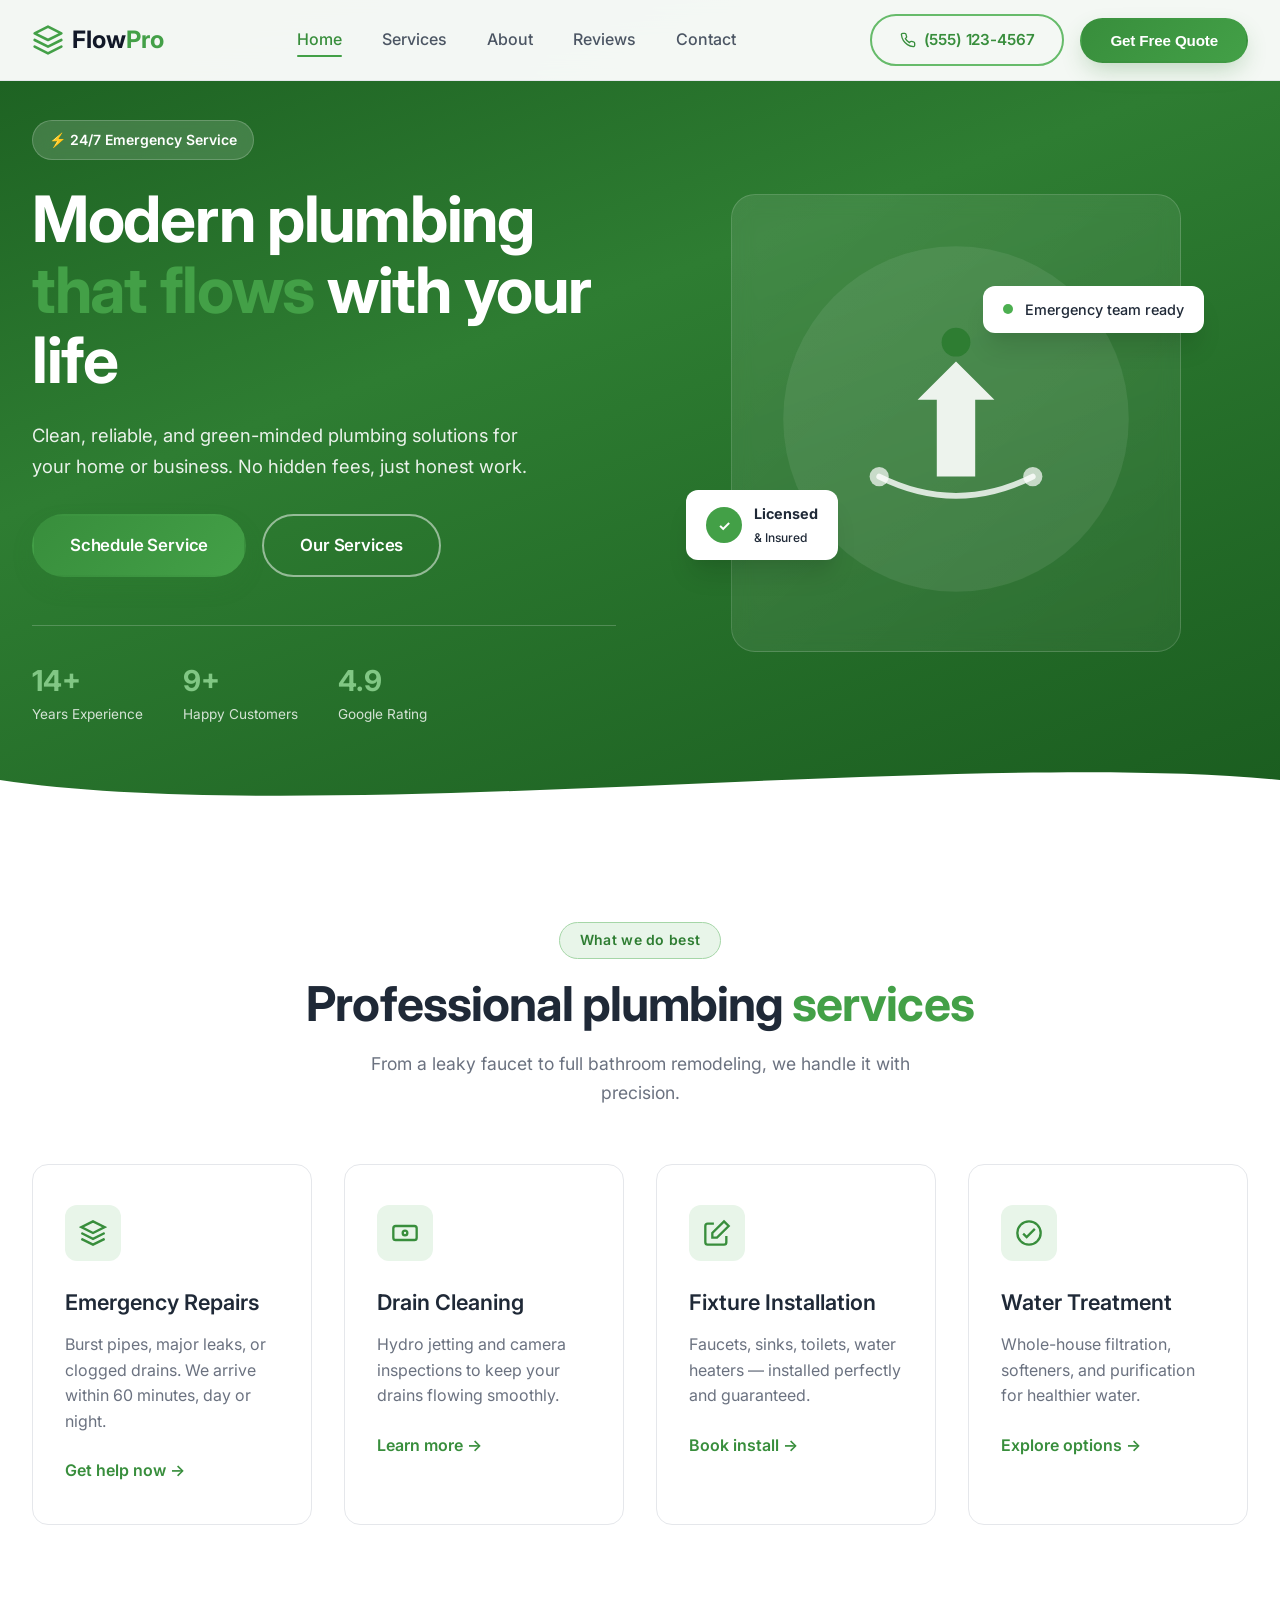
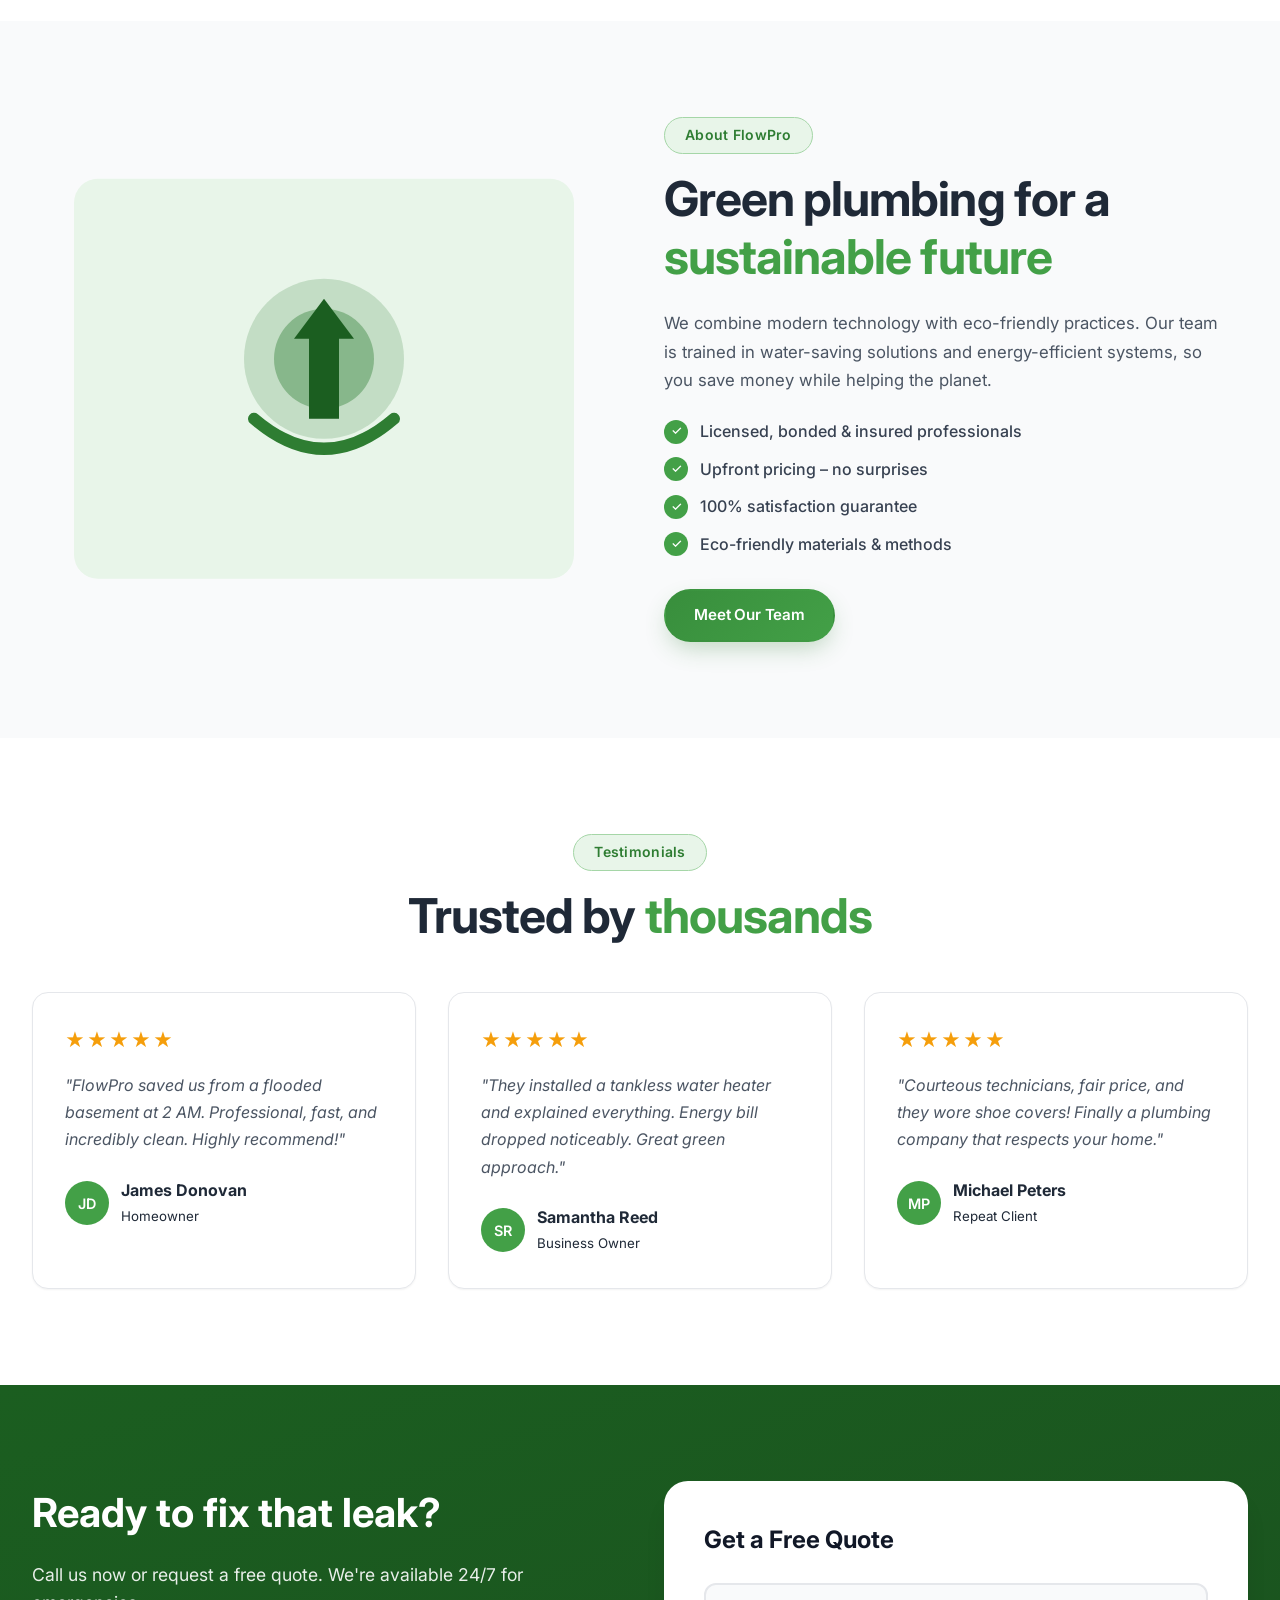
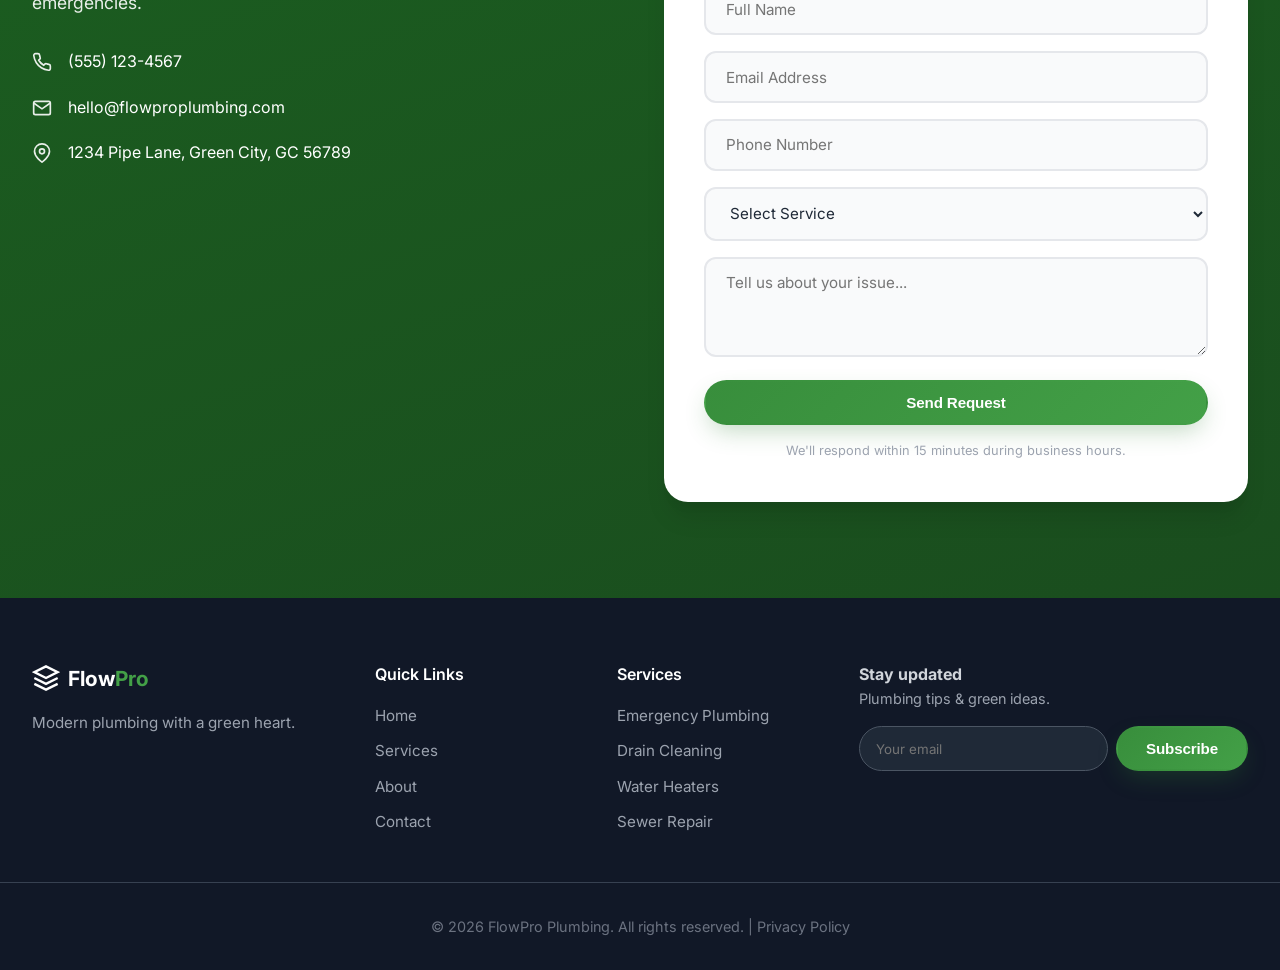
<file: index.html>
<!DOCTYPE html>
<html lang="en">
<head>
  <meta charset="UTF-8">
  <meta name="viewport" content="width=device-width, initial-scale=1.0, viewport-fit=cover">
  <title>FlowPro Plumbing • Modern Plumbing Solutions</title>
  <!-- style.css (embedded as separate file reference, but provided inline as requested structure) -->
  <link rel="preconnect" href="https://fonts.googleapis.com">
  <link rel="preconnect" href="https://fonts.gstatic.com" crossorigin>
  <link href="https://fonts.googleapis.com/css2?family=Inter:opsz,wght@14..32,400;14..32,500;14..32,600;14..32,700&display=swap" rel="stylesheet">
  <link rel="stylesheet" href="style.css">
</head>
<body>
  <header class="site-header">
    <div class="container">
      <div class="header-inner">
        <a href="#" class="logo">
          <svg width="32" height="32" viewBox="0 0 24 24" fill="none" stroke="currentColor" stroke-width="2" stroke-linecap="round" stroke-linejoin="round" class="logo-icon">
            <path d="M12 2L2 7l10 5 10-5-10-5z"/>
            <path d="M2 17l10 5 10-5"/>
            <path d="M2 12l10 5 10-5"/>
          </svg>
          <span class="logo-text">Flow<span class="text-green">Pro</span></span>
        </a>
        <nav class="main-nav" aria-label="Main navigation">
          <ul class="nav-list">
            <li><a href="#home" class="nav-link active">Home</a></li>
            <li><a href="#services" class="nav-link">Services</a></li>
            <li><a href="#about" class="nav-link">About</a></li>
            <li><a href="#reviews" class="nav-link">Reviews</a></li>
            <li><a href="#contact" class="nav-link">Contact</a></li>
          </ul>
        </nav>
        <div class="header-actions">
          <a href="tel:+15551234567" class="btn btn-outline-green header-phone">
            <svg width="16" height="16" viewBox="0 0 24 24" fill="none" stroke="currentColor" stroke-width="2"><path d="M22 16.92v3a2 2 0 0 1-2.18 2 19.79 19.79 0 0 1-8.63-3.07 19.5 19.5 0 0 1-6-6 19.79 19.79 0 0 1-3.07-8.67A2 2 0 0 1 4.11 2h3a2 2 0 0 1 2 1.72 12.84 12.84 0 0 0 .7 2.81 2 2 0 0 1-.45 2.11L8.09 9.91a16 16 0 0 0 6 6l1.27-1.27a2 2 0 0 1 2.11-.45 12.84 12.84 0 0 0 2.81.7A2 2 0 0 1 22 16.92z"/></svg>
            (555) 123-4567
          </a>
          <button class="btn btn-primary-green" id="openQuoteModal">Get Free Quote</button>
          <button class="mobile-menu-toggle" aria-label="Toggle menu" id="mobileMenuToggle">
            <span class="hamburger-line"></span>
            <span class="hamburger-line"></span>
            <span class="hamburger-line"></span>
          </button>
        </div>
      </div>
    </div>
    <div class="mobile-menu" id="mobileMenu">
      <ul class="mobile-nav-list">
        <li><a href="#home" class="mobile-link">Home</a></li>
        <li><a href="#services" class="mobile-link">Services</a></li>
        <li><a href="#about" class="mobile-link">About</a></li>
        <li><a href="#reviews" class="mobile-link">Reviews</a></li>
        <li><a href="#contact" class="mobile-link">Contact</a></li>
      </ul>
      <a href="tel:+15551234567" class="btn btn-outline-green mobile-call-btn">Call Now</a>
    </div>
  </header>

  <main>
    <!-- Hero Section -->
    <section id="home" class="hero">
      <div class="container hero-grid">
        <div class="hero-content">
          <span class="badge green-badge">⚡ 24/7 Emergency Service</span>
          <h1 class="hero-title">Modern plumbing <span class="text-green">that flows</span> with your life</h1>
          <p class="hero-description">Clean, reliable, and green-minded plumbing solutions for your home or business. No hidden fees, just honest work.</p>
          <div class="hero-buttons">
            <a href="#contact" class="btn btn-primary-green btn-lg">Schedule Service</a>
            <a href="#services" class="btn btn-outline-white btn-lg">Our Services</a>
          </div>
          <div class="hero-stats">
            <div class="stat-item">
              <span class="stat-number">15+</span>
              <span class="stat-label">Years Experience</span>
            </div>
            <div class="stat-item">
              <span class="stat-number">10k+</span>
              <span class="stat-label">Happy Customers</span>
            </div>
            <div class="stat-item">
              <span class="stat-number">4.9</span>
              <span class="stat-label">Google Rating</span>
            </div>
          </div>
        </div>
        <div class="hero-visual">
          <div class="hero-image-wrapper">
            <div class="hero-image-placeholder">
              <svg width="100%" height="100%" viewBox="0 0 400 400" fill="none" xmlns="http://www.w3.org/2000/svg">
                <circle cx="200" cy="200" r="180" fill="white" fill-opacity="0.08"/>
                <path d="M160 180L200 140L240 180L220 180L220 260L180 260L180 180H160Z" fill="white" fill-opacity="0.9"/>
                <circle cx="200" cy="120" r="15" fill="#2E7D32" />
                <path d="M120 260 Q200 300 280 260" stroke="white" stroke-width="6" stroke-linecap="round" fill="none" opacity="0.8"/>
                <circle cx="120" cy="260" r="10" fill="white" opacity="0.7"/>
                <circle cx="280" cy="260" r="10" fill="white" opacity="0.7"/>
              </svg>
            </div>
            <div class="floating-card card-left">
              <div class="mini-avatar green-bg">✓</div>
              <div><strong>Licensed</strong><br><small> & Insured</small></div>
            </div>
            <div class="floating-card card-right">
              <span class="green-dot"></span> Emergency team ready
            </div>
          </div>
        </div>
      </div>
      <div class="hero-wave">
        <svg viewBox="0 0 1440 100" preserveAspectRatio="none"><path fill="white" d="M0,40 C360,100 1080,0 1440,40 L1440,100 L0,100 Z"/></svg>
      </div>
    </section>

    <!-- Services Section -->
    <section id="services" class="services section-padding">
      <div class="container">
        <div class="section-header text-center">
          <span class="section-tag green-tag">What we do best</span>
          <h2 class="section-title">Professional plumbing <span class="text-green">services</span></h2>
          <p class="section-subtitle">From a leaky faucet to full bathroom remodeling, we handle it with precision.</p>
        </div>
        <div class="services-grid">
          <div class="service-card">
            <div class="service-icon green-icon-bg">
              <svg width="28" height="28" viewBox="0 0 24 24" fill="none" stroke="currentColor" stroke-width="2"><path d="M12 2L2 7l10 5 10-5-10-5z"/><path d="M2 17l10 5 10-5"/><path d="M2 12l10 5 10-5"/></svg>
            </div>
            <h3>Emergency Repairs</h3>
            <p>Burst pipes, major leaks, or clogged drains. We arrive within 60 minutes, day or night.</p>
            <a href="#contact" class="link-green">Get help now →</a>
          </div>
          <div class="service-card">
            <div class="service-icon green-icon-bg">
              <svg width="28" height="28" viewBox="0 0 24 24" fill="none" stroke="currentColor" stroke-width="2"><rect x="2" y="6" width="20" height="12" rx="2"/><circle cx="12" cy="12" r="2"/><path d="M6 12h.01M18 12h.01"/></svg>
            </div>
            <h3>Drain Cleaning</h3>
            <p>Hydro jetting and camera inspections to keep your drains flowing smoothly.</p>
            <a href="#contact" class="link-green">Learn more →</a>
          </div>
          <div class="service-card">
            <div class="service-icon green-icon-bg">
              <svg width="28" height="28" viewBox="0 0 24 24" fill="none" stroke="currentColor" stroke-width="2"><path d="M20 14.66V20a2 2 0 0 1-2 2H4a2 2 0 0 1-2-2V6a2 2 0 0 1 2-2h5.34"/><polygon points="18 2 22 6 12 16 8 16 8 12 18 2"/></svg>
            </div>
            <h3>Fixture Installation</h3>
            <p>Faucets, sinks, toilets, water heaters — installed perfectly and guaranteed.</p>
            <a href="#contact" class="link-green">Book install →</a>
          </div>
          <div class="service-card">
            <div class="service-icon green-icon-bg">
              <svg width="28" height="28" viewBox="0 0 24 24" fill="none" stroke="currentColor" stroke-width="2"><path d="M12 22c5.523 0 10-4.477 10-10S17.523 2 12 2 2 6.477 2 12s4.477 10 10 10z"/><path d="M7 12.5l3 3 7-7"/></svg>
            </div>
            <h3>Water Treatment</h3>
            <p>Whole-house filtration, softeners, and purification for healthier water.</p>
            <a href="#contact" class="link-green">Explore options →</a>
          </div>
        </div>
      </div>
    </section>

    <!-- About / Why Us -->
    <section id="about" class="about section-padding bg-light-gray">
      <div class="container about-grid">
        <div class="about-image">
          <div class="about-img-placeholder">
            <svg width="100%" height="100%" viewBox="0 0 500 400" fill="none">
              <rect width="500" height="400" rx="24" fill="#E8F5E9"/>
              <circle cx="250" cy="180" r="80" fill="#2E7D32" opacity="0.2"/>
              <circle cx="250" cy="180" r="50" fill="#2E7D32" opacity="0.4"/>
              <path d="M220 160 L250 120 L280 160 L265 160 L265 240 L235 240 L235 160 Z" fill="#1B5E20"/>
              <path d="M180 240 Q250 300 320 240" stroke="#2E7D32" stroke-width="12" stroke-linecap="round"/>
            </svg>
          </div>
        </div>
        <div class="about-content">
          <span class="section-tag green-tag">About FlowPro</span>
          <h2 class="section-title">Green plumbing for a <span class="text-green">sustainable future</span></h2>
          <p class="about-text">We combine modern technology with eco-friendly practices. Our team is trained in water-saving solutions and energy-efficient systems, so you save money while helping the planet.</p>
          <ul class="about-list">
            <li><span class="check-icon green-bg">✓</span> Licensed, bonded & insured professionals</li>
            <li><span class="check-icon green-bg">✓</span> Upfront pricing – no surprises</li>
            <li><span class="check-icon green-bg">✓</span> 100% satisfaction guarantee</li>
            <li><span class="check-icon green-bg">✓</span> Eco-friendly materials & methods</li>
          </ul>
          <a href="#contact" class="btn btn-primary-green">Meet Our Team</a>
        </div>
      </div>
    </section>

    <!-- Reviews -->
    <section id="reviews" class="reviews section-padding">
      <div class="container">
        <div class="section-header text-center">
          <span class="section-tag green-tag">Testimonials</span>
          <h2 class="section-title">Trusted by <span class="text-green">thousands</span></h2>
        </div>
        <div class="reviews-grid">
          <div class="review-card">
            <div class="stars">★★★★★</div>
            <p>"FlowPro saved us from a flooded basement at 2 AM. Professional, fast, and incredibly clean. Highly recommend!"</p>
            <div class="reviewer">
              <div class="avatar green-bg">JD</div>
              <div><strong>James Donovan</strong><br><small>Homeowner</small></div>
            </div>
          </div>
          <div class="review-card">
            <div class="stars">★★★★★</div>
            <p>"They installed a tankless water heater and explained everything. Energy bill dropped noticeably. Great green approach."</p>
            <div class="reviewer">
              <div class="avatar green-bg">SR</div>
              <div><strong>Samantha Reed</strong><br><small>Business Owner</small></div>
            </div>
          </div>
          <div class="review-card">
            <div class="stars">★★★★★</div>
            <p>"Courteous technicians, fair price, and they wore shoe covers! Finally a plumbing company that respects your home."</p>
            <div class="reviewer">
              <div class="avatar green-bg">MP</div>
              <div><strong>Michael Peters</strong><br><small>Repeat Client</small></div>
            </div>
          </div>
        </div>
      </div>
    </section>

    <!-- Contact / CTA -->
    <section id="contact" class="contact section-padding bg-dark-green">
      <div class="container contact-grid">
        <div class="contact-info">
          <h2 class="contact-title">Ready to fix that leak?</h2>
          <p class="contact-text">Call us now or request a free quote. We're available 24/7 for emergencies.</p>
          <div class="contact-details">
            <div class="contact-item">
              <svg width="20" height="20" viewBox="0 0 24 24" fill="none" stroke="currentColor" stroke-width="2"><path d="M22 16.92v3a2 2 0 0 1-2.18 2 19.79 19.79 0 0 1-8.63-3.07 19.5 19.5 0 0 1-6-6 19.79 19.79 0 0 1-3.07-8.67A2 2 0 0 1 4.11 2h3a2 2 0 0 1 2 1.72 12.84 12.84 0 0 0 .7 2.81 2 2 0 0 1-.45 2.11L8.09 9.91a16 16 0 0 0 6 6l1.27-1.27a2 2 0 0 1 2.11-.45 12.84 12.84 0 0 0 2.81.7A2 2 0 0 1 22 16.92z"/></svg>
              <span>(555) 123-4567</span>
            </div>
            <div class="contact-item">
              <svg width="20" height="20" viewBox="0 0 24 24" fill="none" stroke="currentColor" stroke-width="2"><path d="M4 4h16c1.1 0 2 .9 2 2v12c0 1.1-.9 2-2 2H4c-1.1 0-2-.9-2-2V6c0-1.1.9-2 2-2z"/><polyline points="22,6 12,13 2,6"/></svg>
              <span>hello@flowproplumbing.com</span>
            </div>
            <div class="contact-item">
              <svg width="20" height="20" viewBox="0 0 24 24" fill="none" stroke="currentColor" stroke-width="2"><path d="M21 10c0 7-9 13-9 13s-9-6-9-13a9 9 0 0 1 18 0z"/><circle cx="12" cy="10" r="3"/></svg>
              <span>1234 Pipe Lane, Green City, GC 56789</span>
            </div>
          </div>
        </div>
        <form class="contact-form" id="quoteForm">
          <h3 class="form-title">Get a Free Quote</h3>
          <div class="form-group">
            <input type="text" id="name" placeholder="Full Name" required>
          </div>
          <div class="form-group">
            <input type="email" id="email" placeholder="Email Address" required>
          </div>
          <div class="form-group">
            <input type="tel" id="phone" placeholder="Phone Number">
          </div>
          <div class="form-group">
            <select id="service" required>
              <option value="" disabled selected>Select Service</option>
              <option>Emergency Repair</option>
              <option>Drain Cleaning</option>
              <option>Fixture Installation</option>
              <option>Water Treatment</option>
              <option>Other</option>
            </select>
          </div>
          <div class="form-group">
            <textarea id="message" rows="3" placeholder="Tell us about your issue..."></textarea>
          </div>
          <button type="submit" class="btn btn-primary-green btn-full">Send Request</button>
          <p class="form-disclaimer">We'll respond within 15 minutes during business hours.</p>
        </form>
      </div>
    </section>
  </main>

  <footer class="site-footer">
    <div class="container footer-grid">
      <div class="footer-brand">
        <a href="#" class="logo footer-logo">
          <svg width="28" height="28" viewBox="0 0 24 24" fill="none" stroke="currentColor" stroke-width="2"><path d="M12 2L2 7l10 5 10-5-10-5z"/><path d="M2 17l10 5 10-5"/><path d="M2 12l10 5 10-5"/></svg>
          <span>Flow<span class="text-green">Pro</span></span>
        </a>
        <p class="footer-desc">Modern plumbing with a green heart.</p>
      </div>
      <div class="footer-links">
        <h4>Quick Links</h4>
        <ul>
          <li><a href="#home">Home</a></li>
          <li><a href="#services">Services</a></li>
          <li><a href="#about">About</a></li>
          <li><a href="#contact">Contact</a></li>
        </ul>
      </div>
      <div class="footer-links">
        <h4>Services</h4>
        <ul>
          <li><a href="#">Emergency Plumbing</a></li>
          <li><a href="#">Drain Cleaning</a></li>
          <li><a href="#">Water Heaters</a></li>
          <li><a href="#">Sewer Repair</a></li>
        </ul>
      </div>
      <div class="footer-newsletter">
        <h4>Stay updated</h4>
        <p>Plumbing tips & green ideas.</p>
        <form class="newsletter-form" id="newsletterForm">
          <input type="email" placeholder="Your email" required>
          <button type="submit" class="btn btn-primary-green">Subscribe</button>
        </form>
      </div>
    </div>
    <div class="footer-bottom container">
      <p>© 2025 FlowPro Plumbing. All rights reserved. | Privacy Policy</p>
    </div>
  </footer>

  <!-- Quote Modal -->
  <div class="modal-overlay" id="quoteModal">
    <div class="modal-content">
      <button class="modal-close" id="closeModal">✕</button>
      <h3>Request a Free Quote</h3>
      <form class="modal-form" id="modalQuoteForm">
        <input type="text" placeholder="Name" required>
        <input type="email" placeholder="Email" required>
        <input type="tel" placeholder="Phone">
        <select required>
          <option value="" disabled selected>Service needed</option>
          <option>Emergency</option><option>Drain</option><option>Installation</option><option>Other</option>
        </select>
        <button type="submit" class="btn btn-primary-green btn-full">Get Quote</button>
      </form>
    </div>
  </div>

  <script src="script.js"></script>
  <script src="https://pocketreply.tech/embed.js" data-agent-id="99386acf-a250-43b2-8957-f80fcacdef26" data-base-url="https://pocketreply.tech"></script>
</body>
</html>
</file>
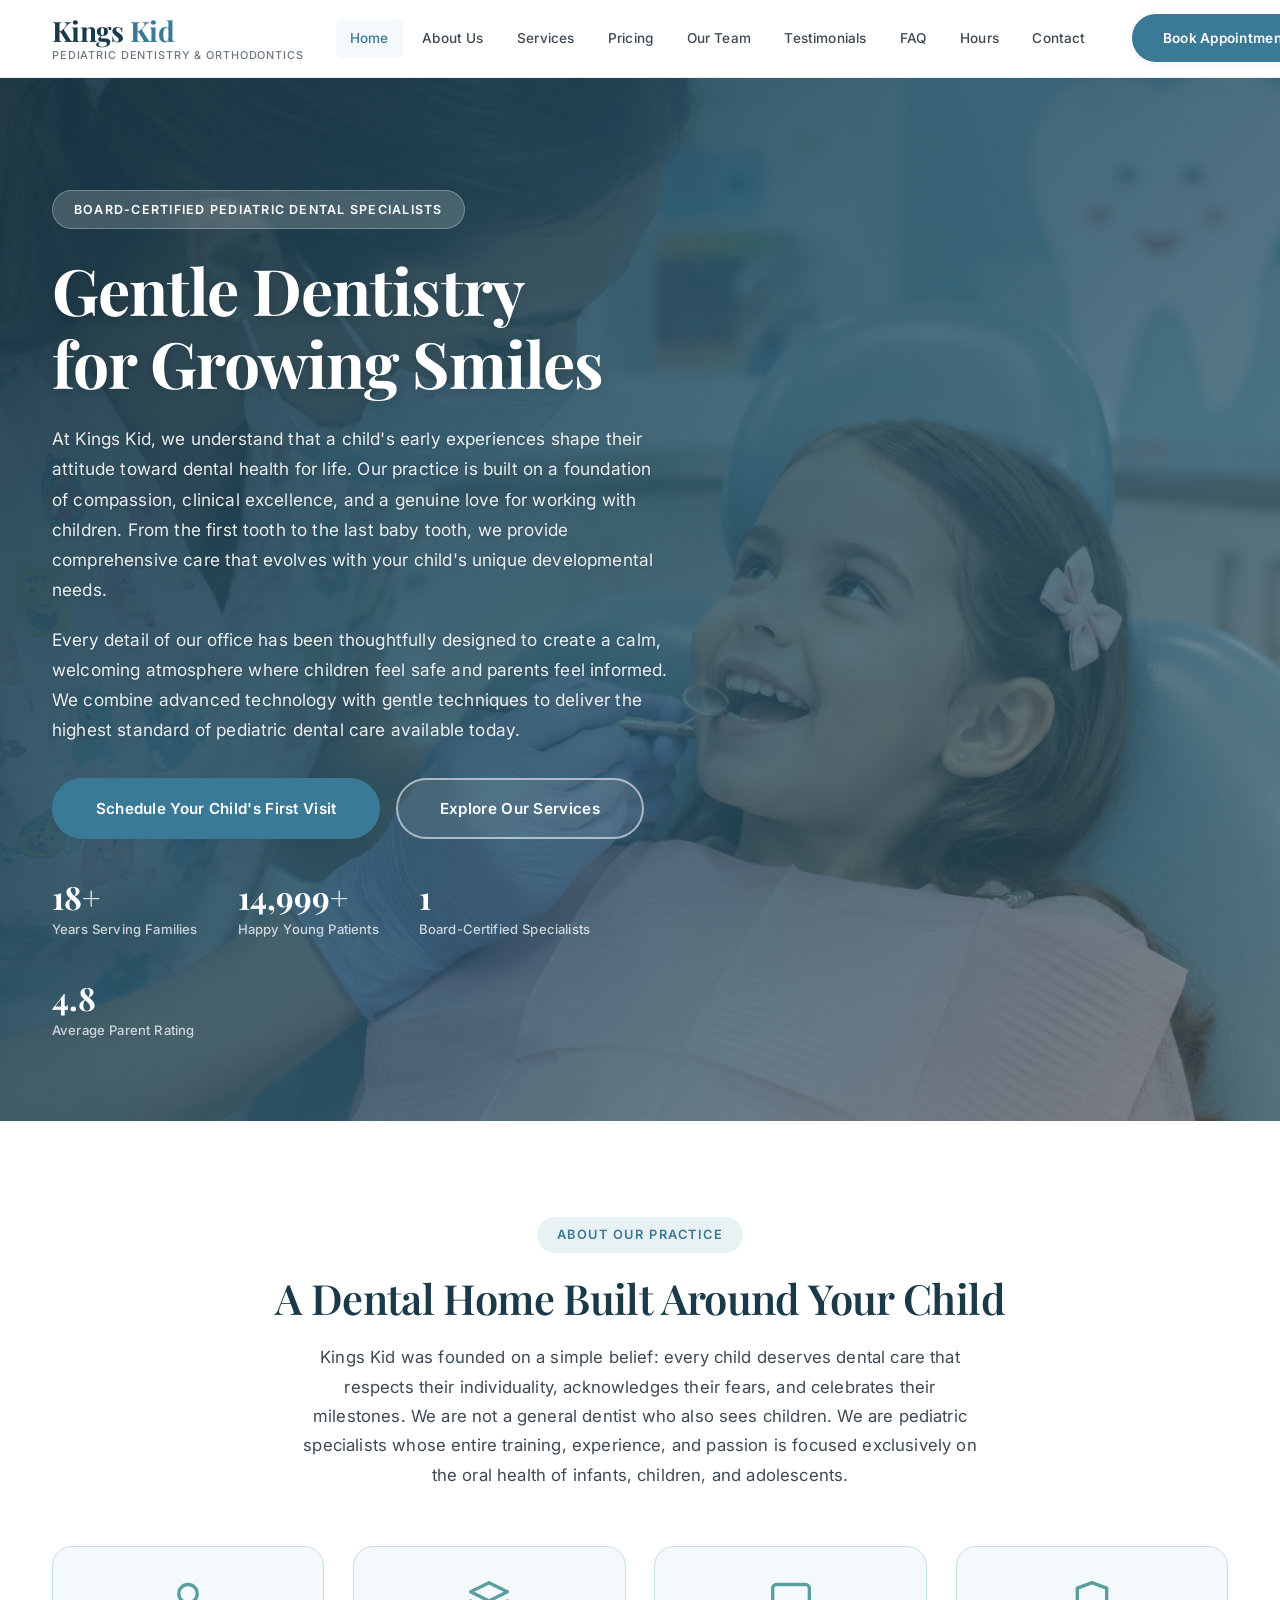
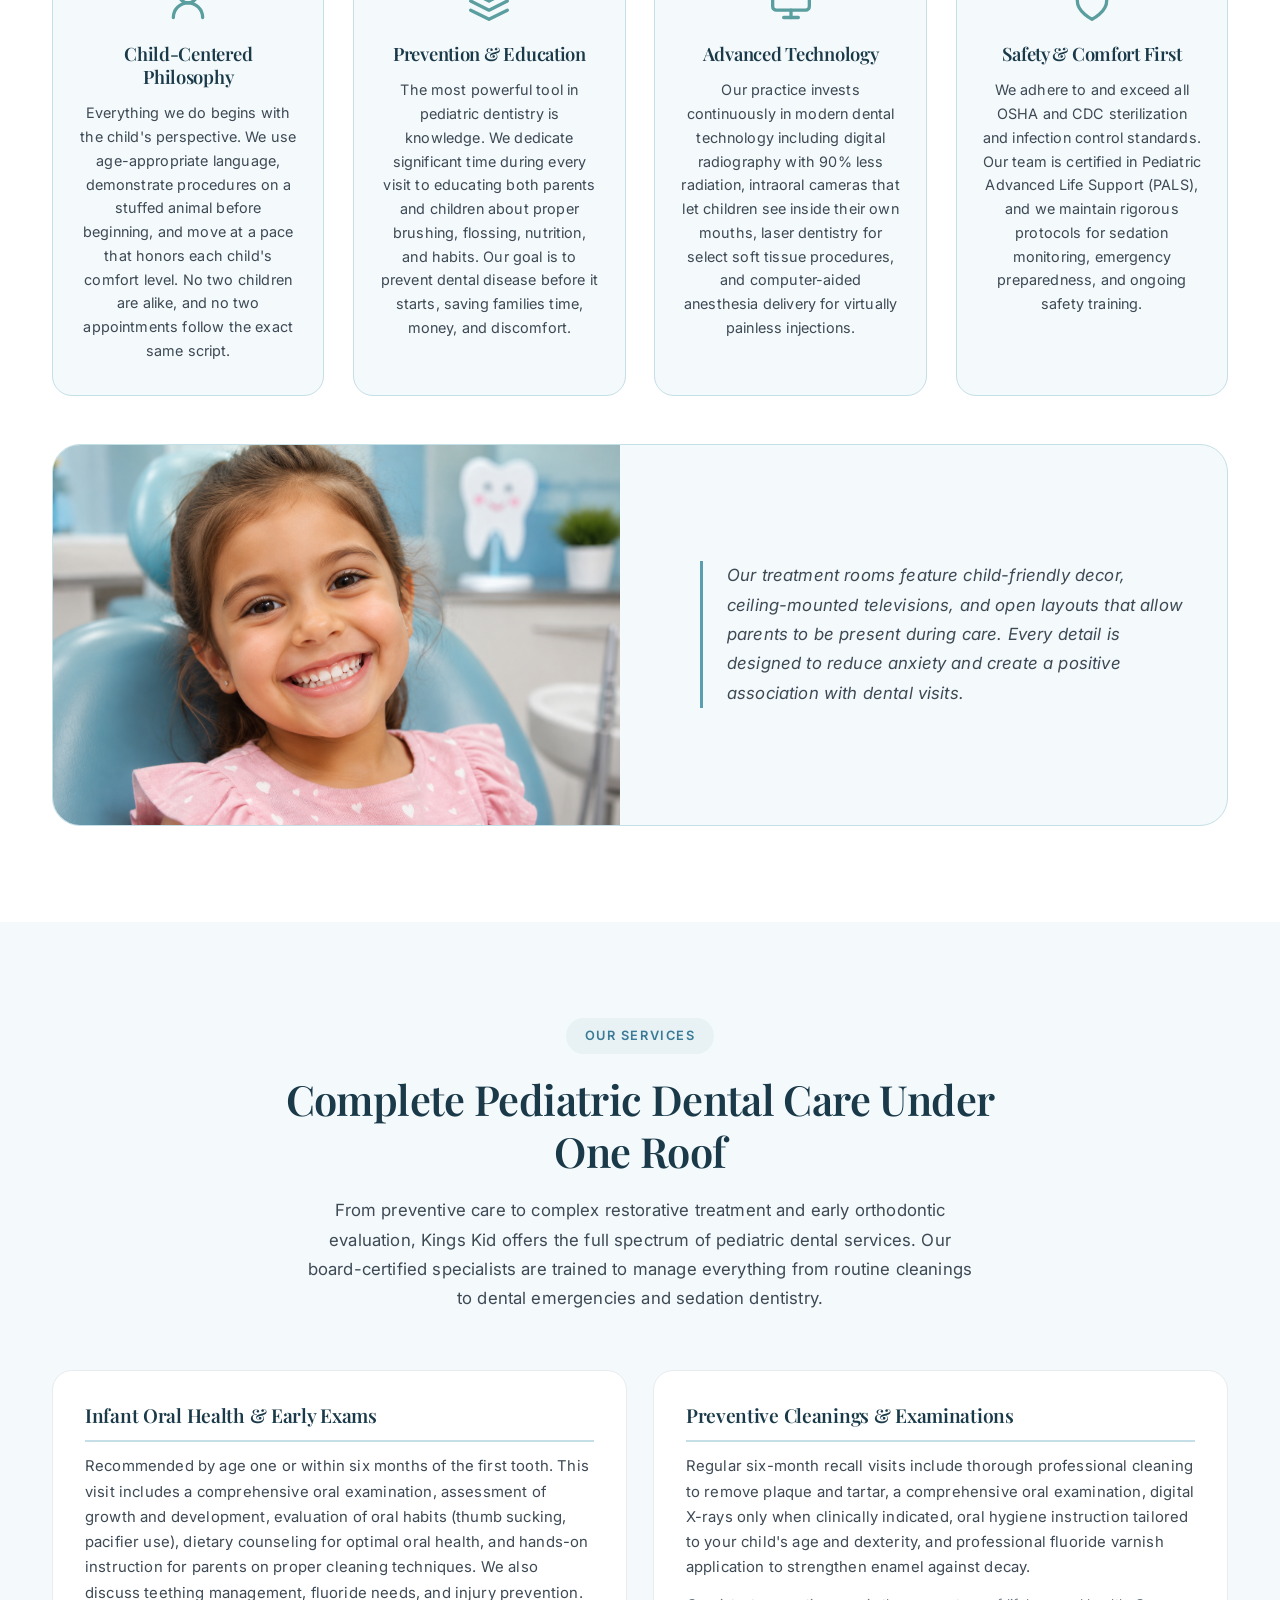
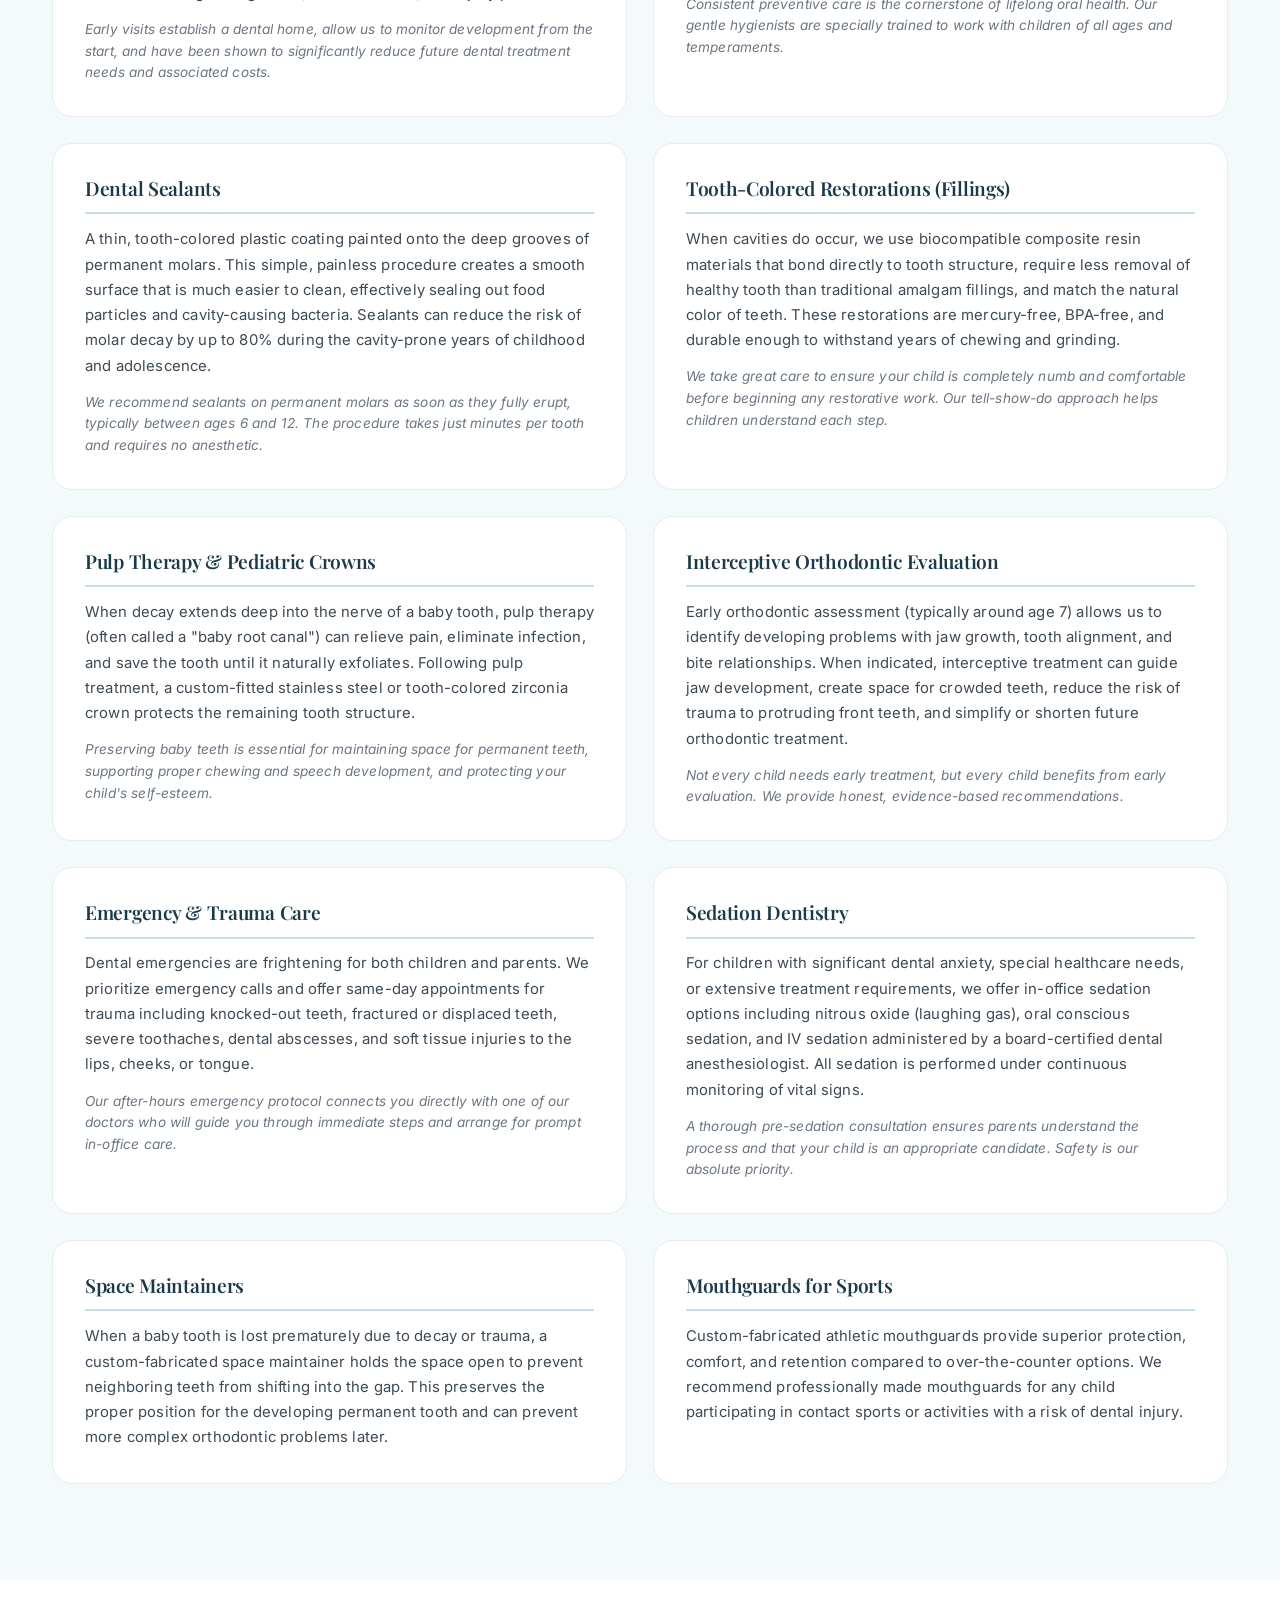
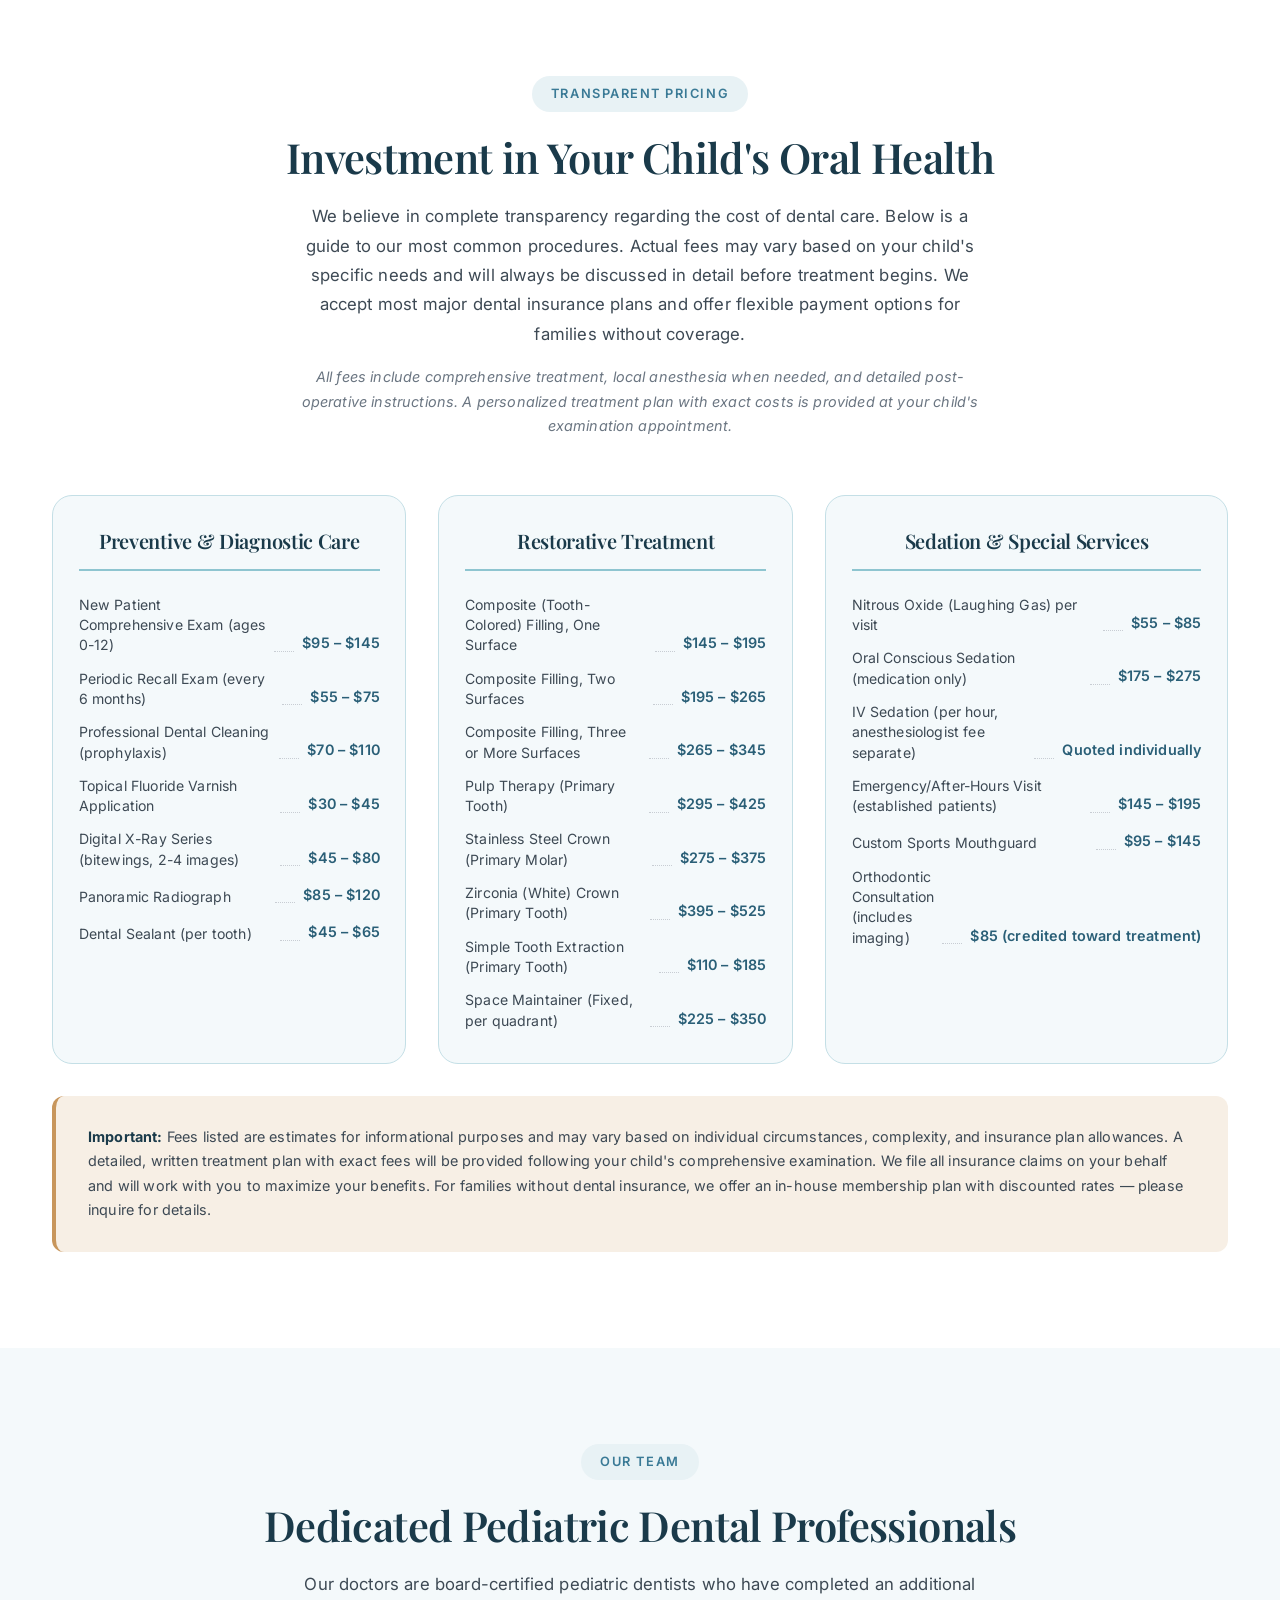
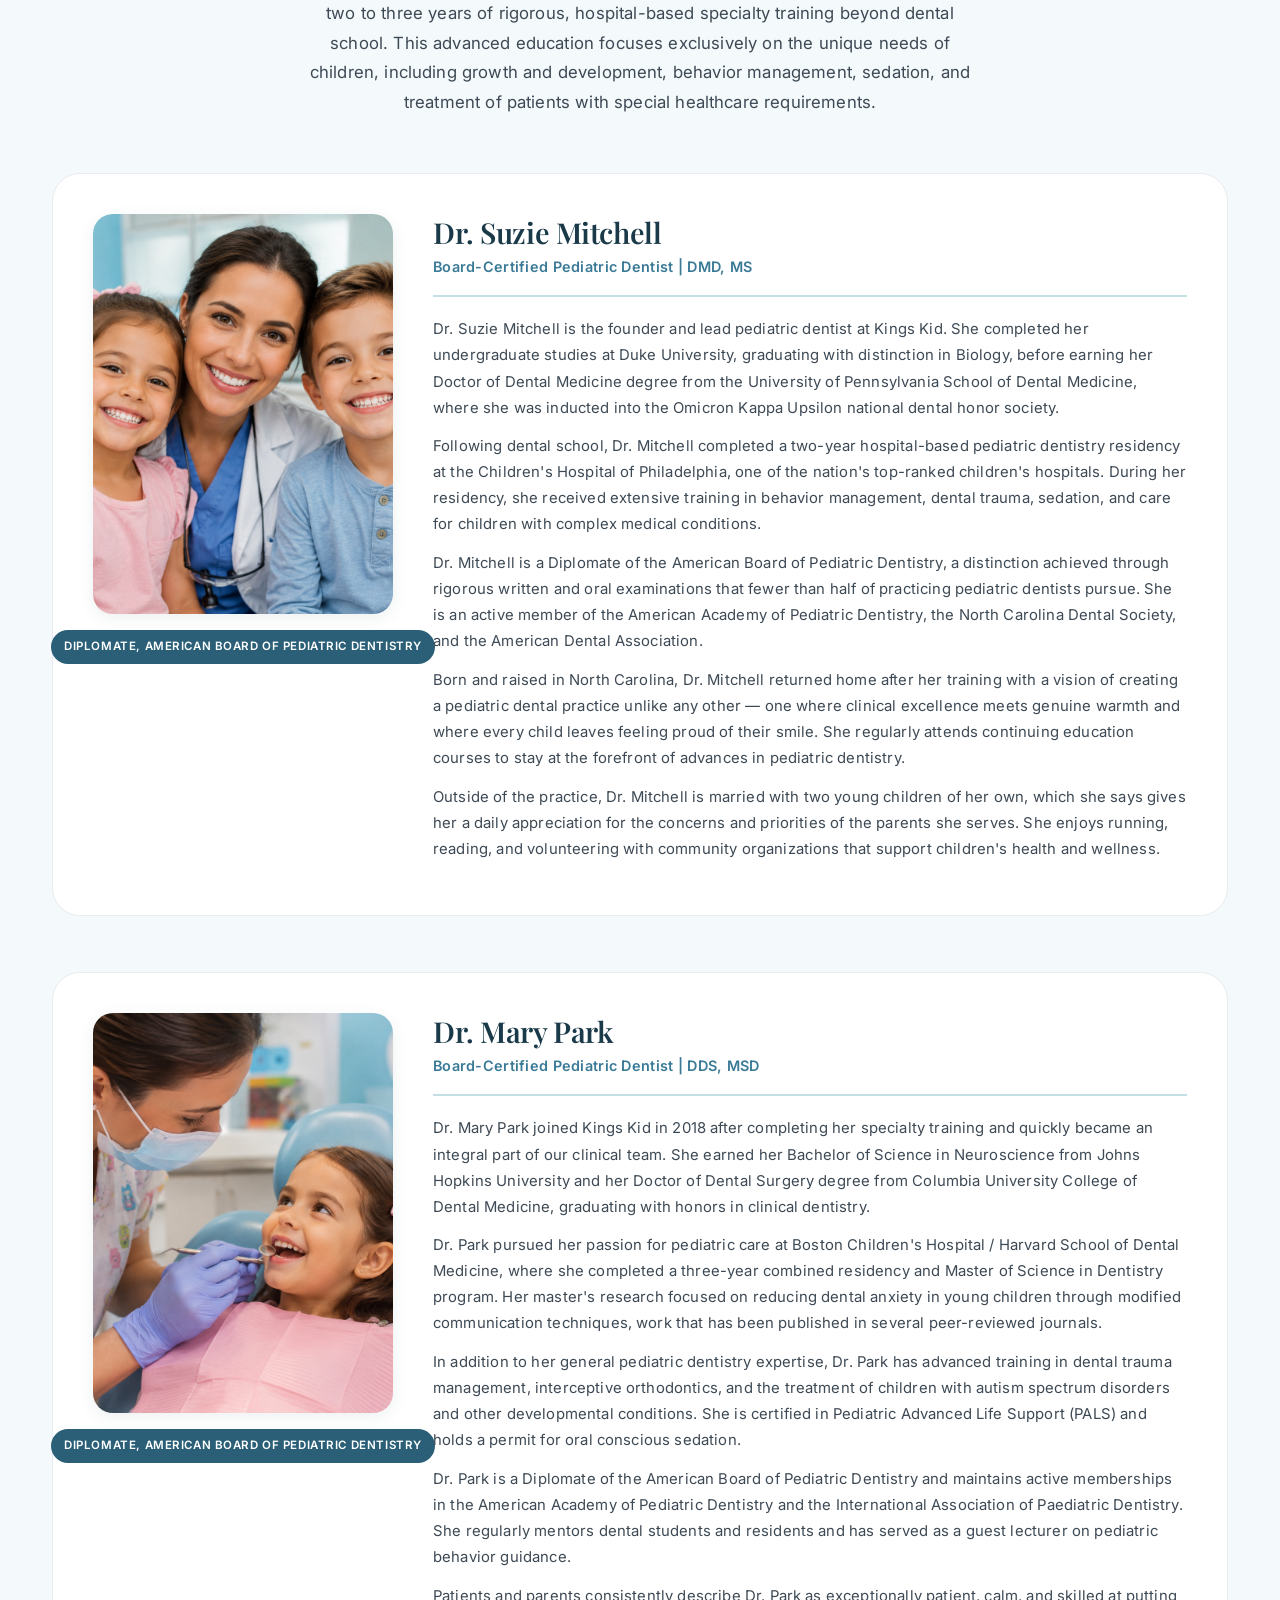
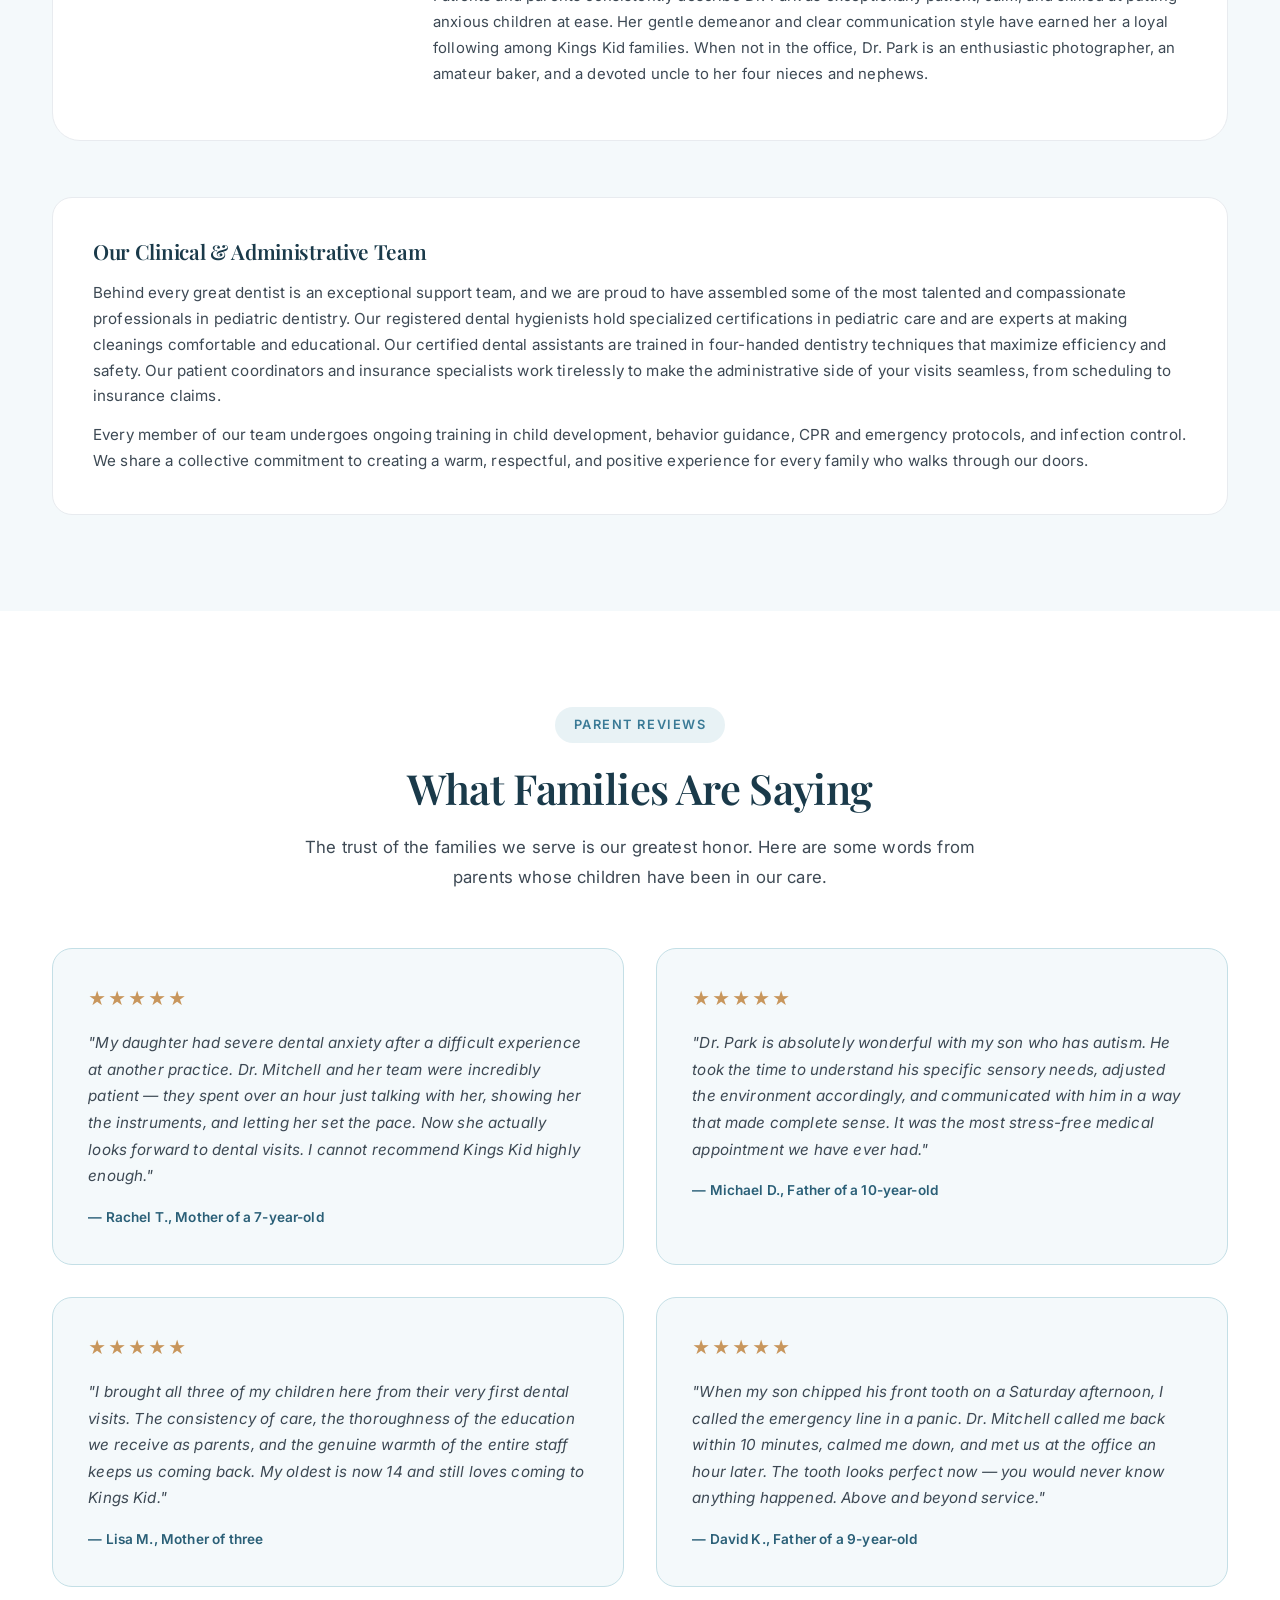
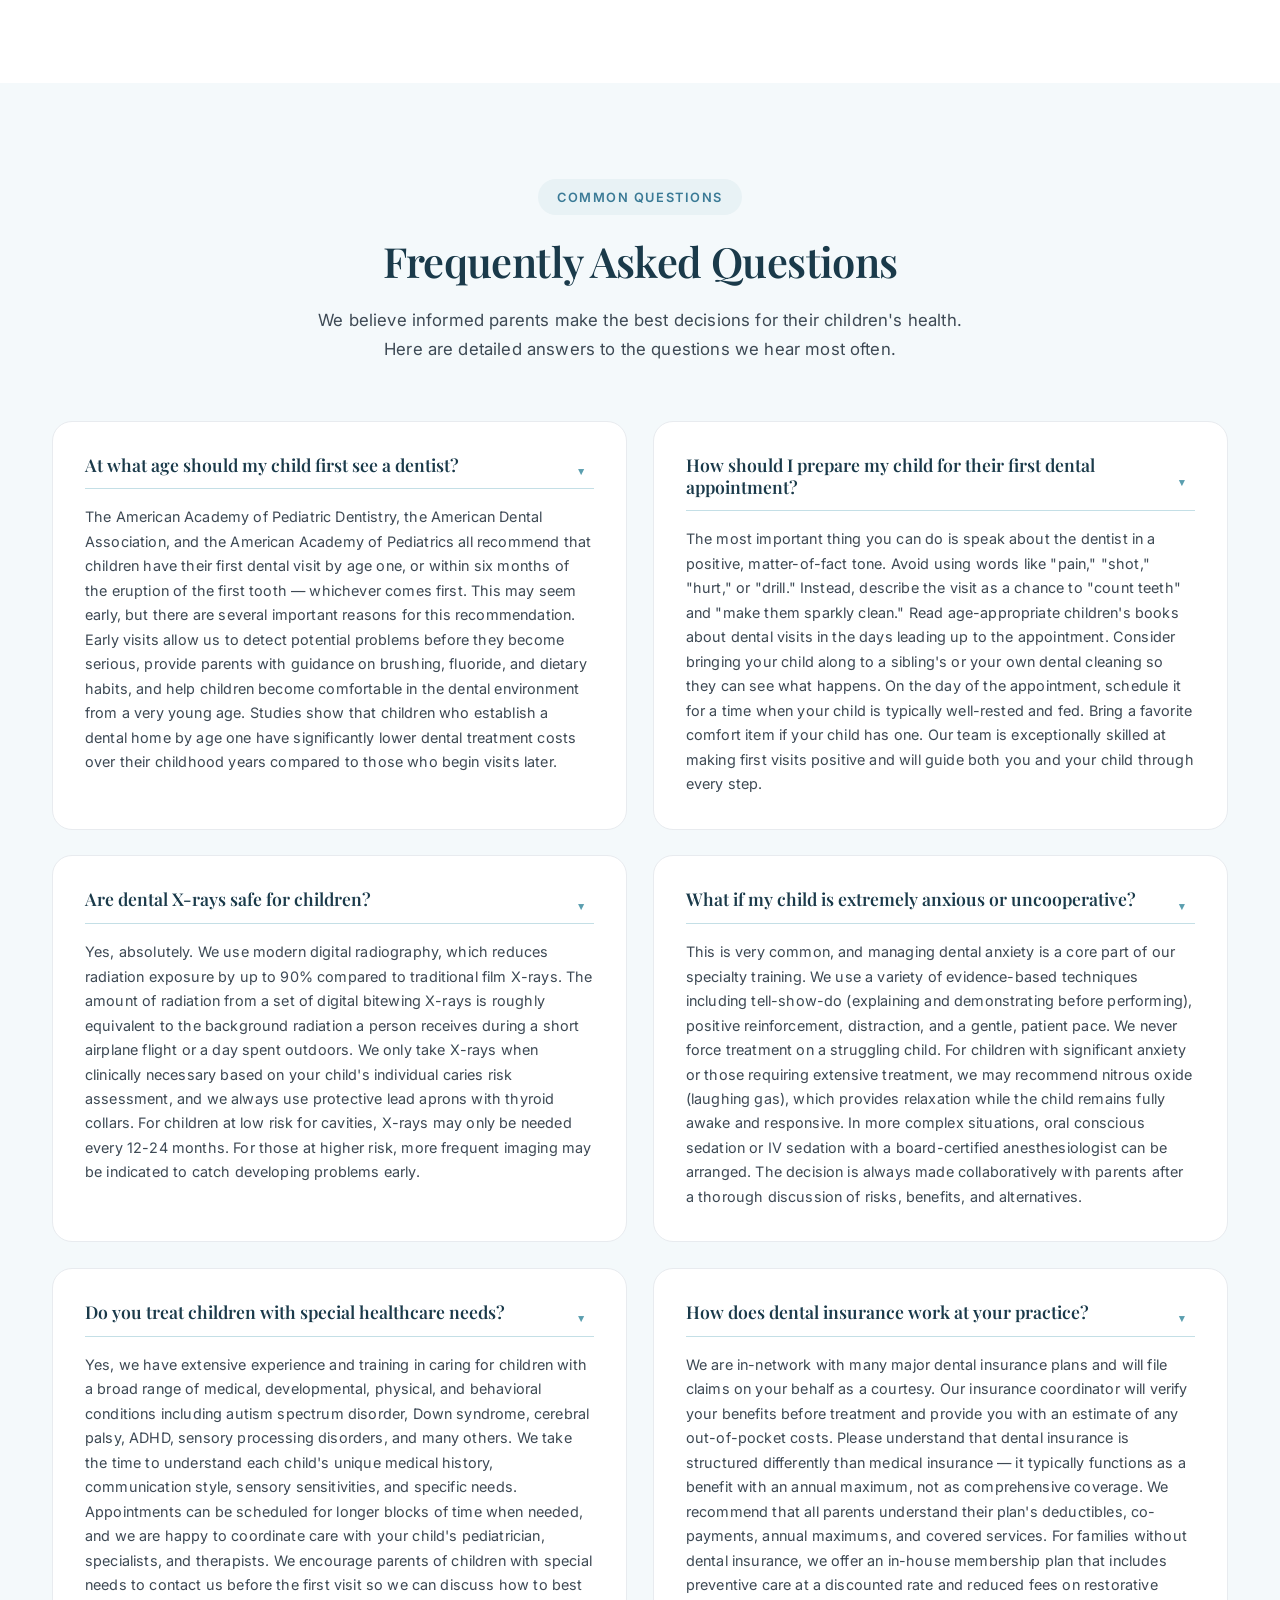
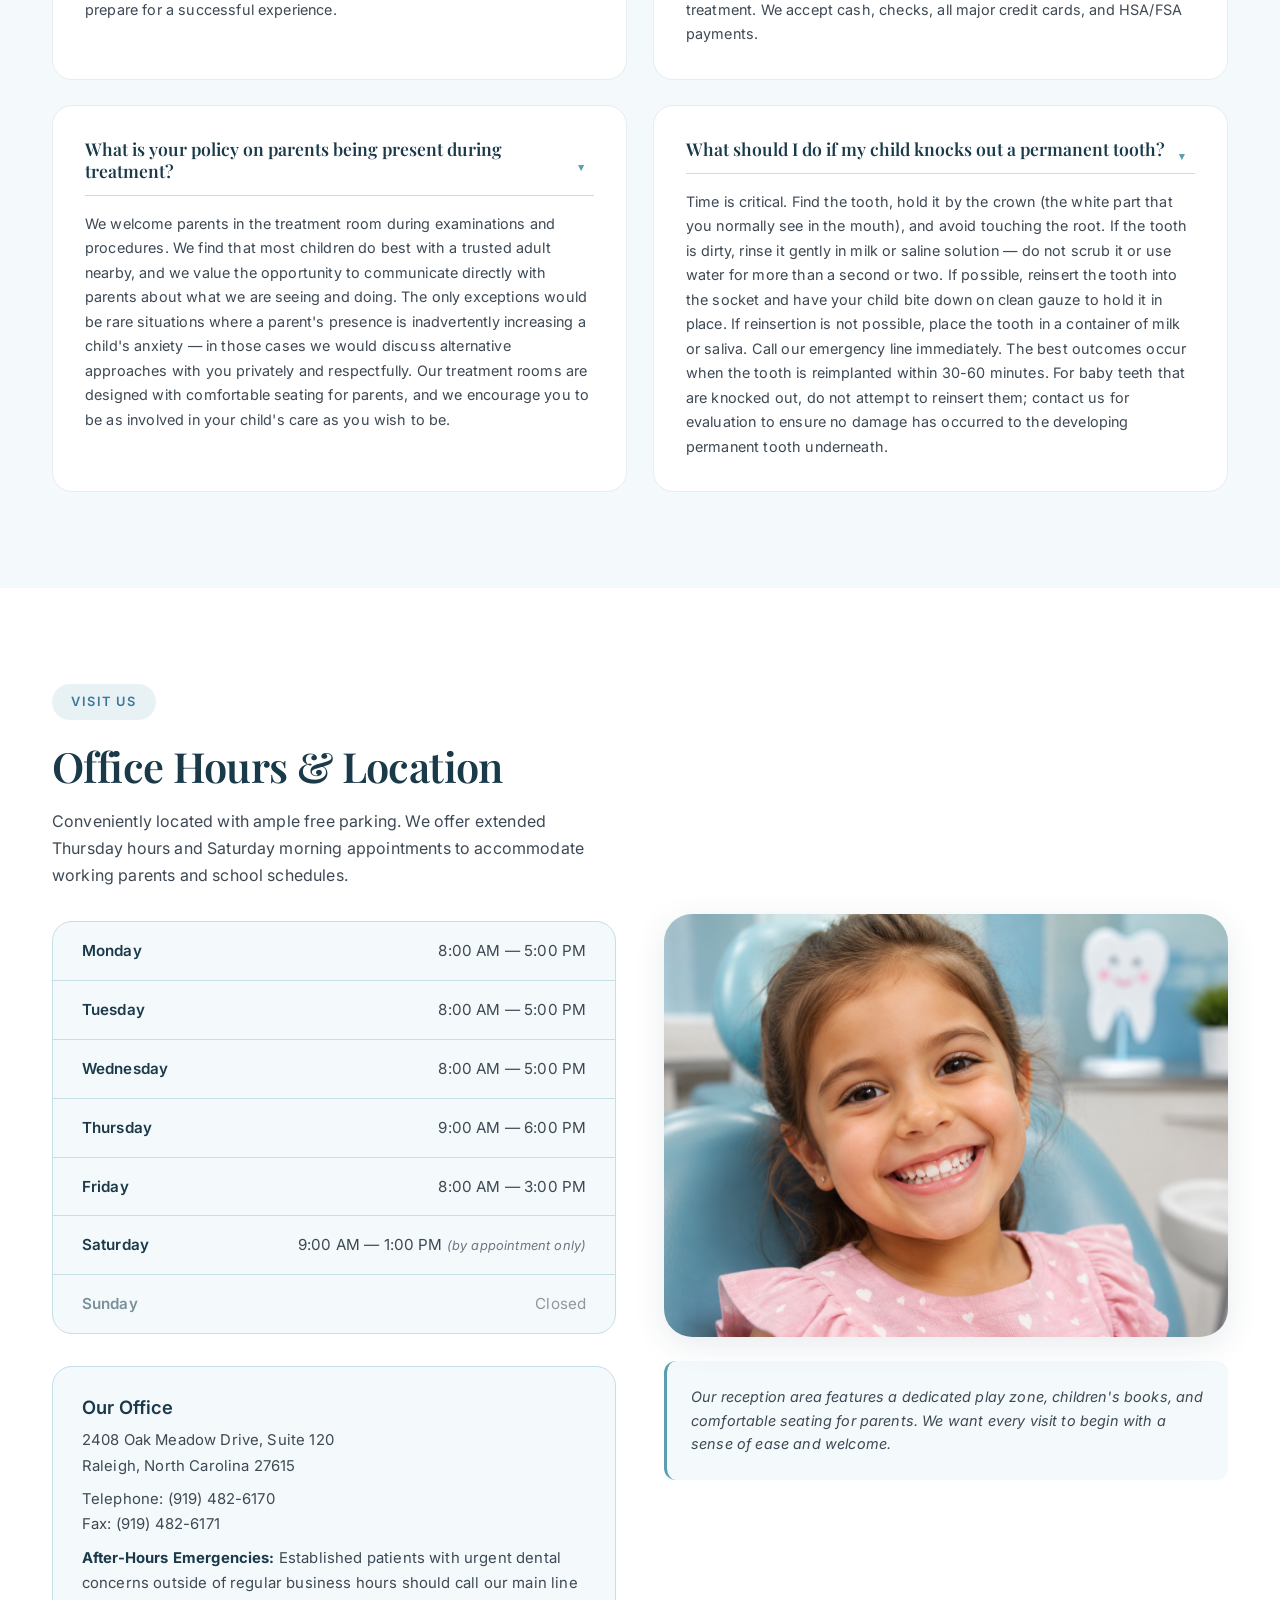
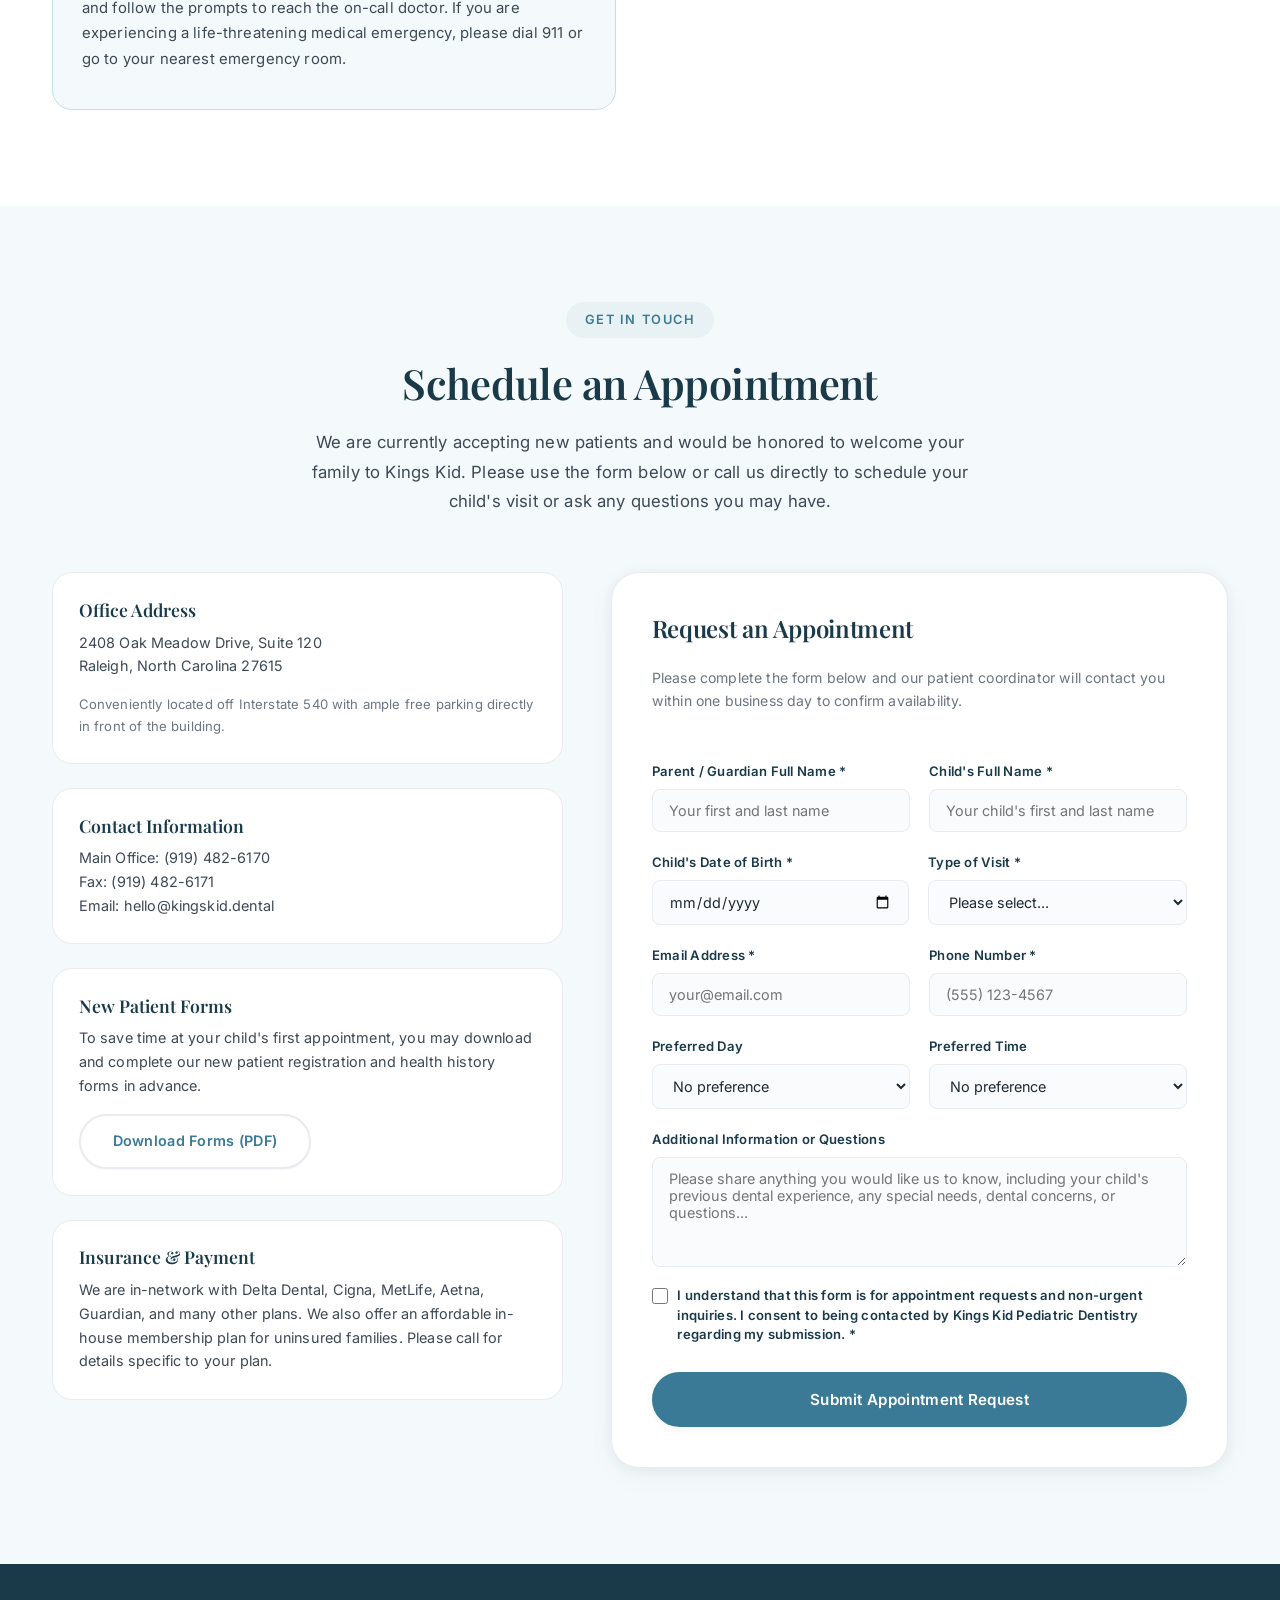
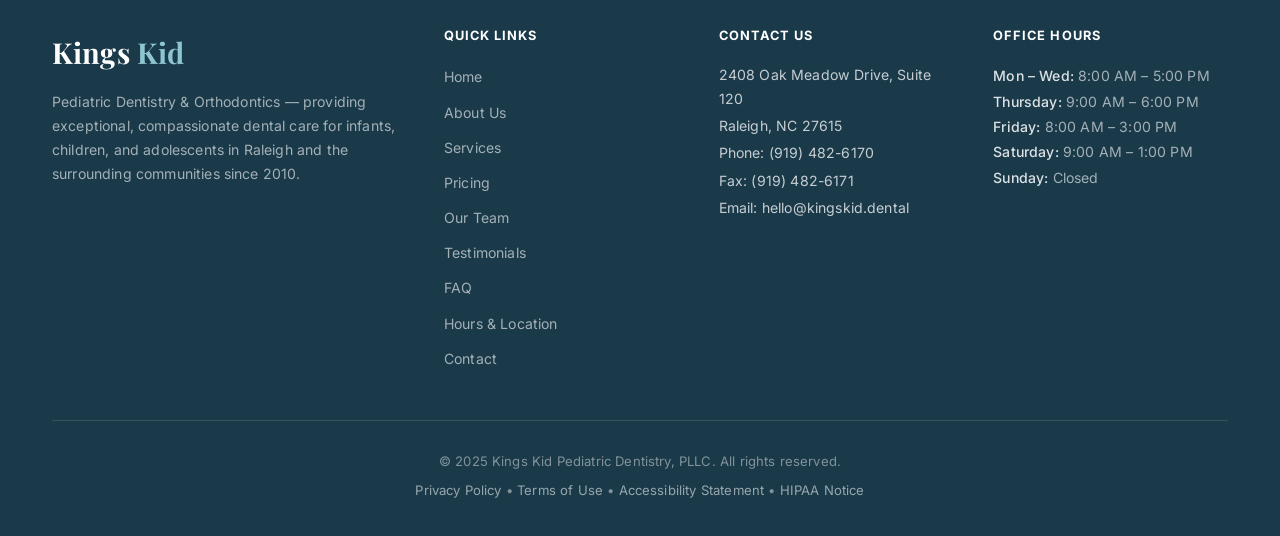
<file: kingskid/index.html>
<!DOCTYPE html>
<html lang="en">
<head>
  <meta charset="UTF-8">
  <meta name="viewport" content="width=device-width, initial-scale=1.0, viewport-fit=cover">
  <meta name="description" content="Kings Kid Pediatric Dentistry - Specialized dental care for infants, children, and adolescents in a warm, child-centered environment. Board-certified pediatric dentists serving the community with gentle, comprehensive oral healthcare.">
  <meta name="keywords" content="pediatric dentist, kids dentist, childrens dental care, family dentistry, infant oral health, childrens braces, dental sealants, pediatric dental emergency">
  <title>Kings Kid | Pediatric Dentistry & Oral Health for Children</title>
  <link rel="stylesheet" href="style.css">
  <link rel="preconnect" href="https://fonts.googleapis.com">
  <link rel="preconnect" href="https://fonts.gstatic.com" crossorigin>
  <link href="https://fonts.googleapis.com/css2?family=Inter:ital,opsz,wght@0,14..32,300;0,14..32,400;0,14..32,500;0,14..32,600;0,14..32,700;1,14..32,400;1,14..32,500&family=Playfair+Display:ital,wght@0,400;0,500;0,600;0,700;0,800;0,900;1,400;1,500;1,600;1,700&display=swap" rel="stylesheet">
</head>
<body>

  <!-- ==================== HEADER ==================== -->
  <header class="site-header" id="siteHeader">
    <div class="container">
      <div class="header-row">
        <div class="header-brand">
          <a href="#home" class="brand-link">
            <span class="brand-name">Kings <span class="brand-accent">Kid</span></span>
            <span class="brand-subtitle">Pediatric Dentistry & Orthodontics</span>
          </a>
        </div>
        <nav class="header-nav" aria-label="Main navigation">
          <ul class="nav-menu">
            <li class="nav-item"><a href="#home" class="nav-link active">Home</a></li>
            <li class="nav-item"><a href="#about" class="nav-link">About Us</a></li>
            <li class="nav-item"><a href="#services" class="nav-link">Services</a></li>
            <li class="nav-item"><a href="#pricing" class="nav-link">Pricing</a></li>
            <li class="nav-item"><a href="#team" class="nav-link">Our Team</a></li>
            <li class="nav-item"><a href="#testimonials" class="nav-link">Testimonials</a></li>
            <li class="nav-item"><a href="#faq" class="nav-link">FAQ</a></li>
            <li class="nav-item"><a href="#hours" class="nav-link">Hours</a></li>
            <li class="nav-item"><a href="#contact" class="nav-link">Contact</a></li>
          </ul>
        </nav>
        <a href="#contact" class="btn btn-primary btn-header-cta">Book Appointment</a>
      </div>
    </div>
  </header>

  <!-- ==================== MAIN CONTENT ==================== -->
  <main>

    <!-- ========== HERO SECTION ========== -->
    <section id="home" class="hero">
      <div class="hero-background">
        <img src="images/dentistimage1.png" alt="" class="hero-bg-image" aria-hidden="true">
        <div class="hero-gradient"></div>
      </div>
      <div class="container hero-container">
        <div class="hero-text">
          <p class="hero-badge">Board-Certified Pediatric Dental Specialists</p>
          <h1 class="hero-heading">Gentle Dentistry<br>for Growing Smiles</h1>
          <p class="hero-paragraph">
            At Kings Kid, we understand that a child's early experiences shape their attitude toward dental health for life. Our practice is built on a foundation of compassion, clinical excellence, and a genuine love for working with children. From the first tooth to the last baby tooth, we provide comprehensive care that evolves with your child's unique developmental needs.
          </p>
          <p class="hero-paragraph">
            Every detail of our office has been thoughtfully designed to create a calm, welcoming atmosphere where children feel safe and parents feel informed. We combine advanced technology with gentle techniques to deliver the highest standard of pediatric dental care available today.
          </p>
          <div class="hero-actions">
            <a href="#contact" class="btn btn-primary btn-large">Schedule Your Child's First Visit</a>
            <a href="#services" class="btn btn-outline btn-large">Explore Our Services</a>
          </div>
          <div class="hero-stats-row">
            <div class="hero-stat">
              <span class="hero-stat-number">18+</span>
              <span class="hero-stat-label">Years Serving Families</span>
            </div>
            <div class="hero-stat">
              <span class="hero-stat-number">15,000+</span>
              <span class="hero-stat-label">Happy Young Patients</span>
            </div>
            <div class="hero-stat">
              <span class="hero-stat-number">2</span>
              <span class="hero-stat-label">Board-Certified Specialists</span>
            </div>
            <div class="hero-stat">
              <span class="hero-stat-number">4.9</span>
              <span class="hero-stat-label">Average Parent Rating</span>
            </div>
          </div>
        </div>
      </div>
    </section>

    <!-- ========== ABOUT SECTION ========== -->
    <section id="about" class="about">
      <div class="container">
        <div class="section-intro">
          <span class="section-tag">About Our Practice</span>
          <h2 class="section-heading">A Dental Home Built Around Your Child</h2>
          <p class="section-description">
            Kings Kid was founded on a simple belief: every child deserves dental care that respects their individuality, acknowledges their fears, and celebrates their milestones. We are not a general dentist who also sees children. We are pediatric specialists whose entire training, experience, and passion is focused exclusively on the oral health of infants, children, and adolescents.
          </p>
        </div>

        <div class="about-grid">
          <div class="about-card">
            <div class="about-card-icon">
              <svg width="44" height="44" viewBox="0 0 24 24" fill="none" stroke="#5a9e9f" stroke-width="1.8" stroke-linecap="round" stroke-linejoin="round">
                <circle cx="12" cy="8" r="5"/><path d="M20 21a8 8 0 1 0-16 0"/>
              </svg>
            </div>
            <h3 class="about-card-title">Child-Centered Philosophy</h3>
            <p class="about-card-text">
              Everything we do begins with the child's perspective. We use age-appropriate language, demonstrate procedures on a stuffed animal before beginning, and move at a pace that honors each child's comfort level. No two children are alike, and no two appointments follow the exact same script.
            </p>
          </div>
          <div class="about-card">
            <div class="about-card-icon">
              <svg width="44" height="44" viewBox="0 0 24 24" fill="none" stroke="#5a9e9f" stroke-width="1.8" stroke-linecap="round" stroke-linejoin="round">
                <path d="M12 2L2 7l10 5 10-5-10-5z"/><path d="M2 17l10 5 10-5"/><path d="M2 12l10 5 10-5"/>
              </svg>
            </div>
            <h3 class="about-card-title">Prevention & Education</h3>
            <p class="about-card-text">
              The most powerful tool in pediatric dentistry is knowledge. We dedicate significant time during every visit to educating both parents and children about proper brushing, flossing, nutrition, and habits. Our goal is to prevent dental disease before it starts, saving families time, money, and discomfort.
            </p>
          </div>
          <div class="about-card">
            <div class="about-card-icon">
              <svg width="44" height="44" viewBox="0 0 24 24" fill="none" stroke="#5a9e9f" stroke-width="1.8" stroke-linecap="round" stroke-linejoin="round">
                <rect x="2" y="3" width="20" height="14" rx="2" ry="2"/><line x1="8" y1="21" x2="16" y2="21"/><line x1="12" y1="17" x2="12" y2="21"/>
              </svg>
            </div>
            <h3 class="about-card-title">Advanced Technology</h3>
            <p class="about-card-text">
              Our practice invests continuously in modern dental technology including digital radiography with 90% less radiation, intraoral cameras that let children see inside their own mouths, laser dentistry for select soft tissue procedures, and computer-aided anesthesia delivery for virtually painless injections.
            </p>
          </div>
          <div class="about-card">
            <div class="about-card-icon">
              <svg width="44" height="44" viewBox="0 0 24 24" fill="none" stroke="#5a9e9f" stroke-width="1.8" stroke-linecap="round" stroke-linejoin="round">
                <path d="M12 22s8-4 8-10V5l-8-3-8 3v7c0 6 8 10 8 10z"/>
              </svg>
            </div>
            <h3 class="about-card-title">Safety & Comfort First</h3>
            <p class="about-card-text">
              We adhere to and exceed all OSHA and CDC sterilization and infection control standards. Our team is certified in Pediatric Advanced Life Support (PALS), and we maintain rigorous protocols for sedation monitoring, emergency preparedness, and ongoing safety training.
            </p>
          </div>
        </div>

        <div class="about-image-row">
          <div class="about-image-wrapper">
            <img src="images/dentistimage2.png" alt="Bright, modern pediatric dental treatment area designed for children's comfort" class="about-image">
          </div>
          <div class="about-image-caption">
            <p>Our treatment rooms feature child-friendly decor, ceiling-mounted televisions, and open layouts that allow parents to be present during care. Every detail is designed to reduce anxiety and create a positive association with dental visits.</p>
          </div>
        </div>
      </div>
    </section>

    <!-- ========== SERVICES SECTION ========== -->
    <section id="services" class="services">
      <div class="container">
        <div class="section-intro">
          <span class="section-tag">Our Services</span>
          <h2 class="section-heading">Complete Pediatric Dental Care Under One Roof</h2>
          <p class="section-description">
            From preventive care to complex restorative treatment and early orthodontic evaluation, Kings Kid offers the full spectrum of pediatric dental services. Our board-certified specialists are trained to manage everything from routine cleanings to dental emergencies and sedation dentistry.
          </p>
        </div>

        <div class="services-grid">
          <!-- Service 1 -->
          <div class="service-item">
            <h3 class="service-name">Infant Oral Health & Early Exams</h3>
            <p class="service-desc">
              Recommended by age one or within six months of the first tooth. This visit includes a comprehensive oral examination, assessment of growth and development, evaluation of oral habits (thumb sucking, pacifier use), dietary counseling for optimal oral health, and hands-on instruction for parents on proper cleaning techniques. We also discuss teething management, fluoride needs, and injury prevention.
            </p>
            <p class="service-detail">
              Early visits establish a dental home, allow us to monitor development from the start, and have been shown to significantly reduce future dental treatment needs and associated costs.
            </p>
          </div>

          <!-- Service 2 -->
          <div class="service-item">
            <h3 class="service-name">Preventive Cleanings & Examinations</h3>
            <p class="service-desc">
              Regular six-month recall visits include thorough professional cleaning to remove plaque and tartar, a comprehensive oral examination, digital X-rays only when clinically indicated, oral hygiene instruction tailored to your child's age and dexterity, and professional fluoride varnish application to strengthen enamel against decay.
            </p>
            <p class="service-detail">
              Consistent preventive care is the cornerstone of lifelong oral health. Our gentle hygienists are specially trained to work with children of all ages and temperaments.
            </p>
          </div>

          <!-- Service 3 -->
          <div class="service-item">
            <h3 class="service-name">Dental Sealants</h3>
            <p class="service-desc">
              A thin, tooth-colored plastic coating painted onto the deep grooves of permanent molars. This simple, painless procedure creates a smooth surface that is much easier to clean, effectively sealing out food particles and cavity-causing bacteria. Sealants can reduce the risk of molar decay by up to 80% during the cavity-prone years of childhood and adolescence.
            </p>
            <p class="service-detail">
              We recommend sealants on permanent molars as soon as they fully erupt, typically between ages 6 and 12. The procedure takes just minutes per tooth and requires no anesthetic.
            </p>
          </div>

          <!-- Service 4 -->
          <div class="service-item">
            <h3 class="service-name">Tooth-Colored Restorations (Fillings)</h3>
            <p class="service-desc">
              When cavities do occur, we use biocompatible composite resin materials that bond directly to tooth structure, require less removal of healthy tooth than traditional amalgam fillings, and match the natural color of teeth. These restorations are mercury-free, BPA-free, and durable enough to withstand years of chewing and grinding.
            </p>
            <p class="service-detail">
              We take great care to ensure your child is completely numb and comfortable before beginning any restorative work. Our tell-show-do approach helps children understand each step.
            </p>
          </div>

          <!-- Service 5 -->
          <div class="service-item">
            <h3 class="service-name">Pulp Therapy & Pediatric Crowns</h3>
            <p class="service-desc">
              When decay extends deep into the nerve of a baby tooth, pulp therapy (often called a "baby root canal") can relieve pain, eliminate infection, and save the tooth until it naturally exfoliates. Following pulp treatment, a custom-fitted stainless steel or tooth-colored zirconia crown protects the remaining tooth structure.
            </p>
            <p class="service-detail">
              Preserving baby teeth is essential for maintaining space for permanent teeth, supporting proper chewing and speech development, and protecting your child's self-esteem.
            </p>
          </div>

          <!-- Service 6 -->
          <div class="service-item">
            <h3 class="service-name">Interceptive Orthodontic Evaluation</h3>
            <p class="service-desc">
              Early orthodontic assessment (typically around age 7) allows us to identify developing problems with jaw growth, tooth alignment, and bite relationships. When indicated, interceptive treatment can guide jaw development, create space for crowded teeth, reduce the risk of trauma to protruding front teeth, and simplify or shorten future orthodontic treatment.
            </p>
            <p class="service-detail">
              Not every child needs early treatment, but every child benefits from early evaluation. We provide honest, evidence-based recommendations.
            </p>
          </div>

          <!-- Service 7 -->
          <div class="service-item">
            <h3 class="service-name">Emergency & Trauma Care</h3>
            <p class="service-desc">
              Dental emergencies are frightening for both children and parents. We prioritize emergency calls and offer same-day appointments for trauma including knocked-out teeth, fractured or displaced teeth, severe toothaches, dental abscesses, and soft tissue injuries to the lips, cheeks, or tongue.
            </p>
            <p class="service-detail">
              Our after-hours emergency protocol connects you directly with one of our doctors who will guide you through immediate steps and arrange for prompt in-office care.
            </p>
          </div>

          <!-- Service 8 -->
          <div class="service-item">
            <h3 class="service-name">Sedation Dentistry</h3>
            <p class="service-desc">
              For children with significant dental anxiety, special healthcare needs, or extensive treatment requirements, we offer in-office sedation options including nitrous oxide (laughing gas), oral conscious sedation, and IV sedation administered by a board-certified dental anesthesiologist. All sedation is performed under continuous monitoring of vital signs.
            </p>
            <p class="service-detail">
              A thorough pre-sedation consultation ensures parents understand the process and that your child is an appropriate candidate. Safety is our absolute priority.
            </p>
          </div>

          <!-- Service 9 -->
          <div class="service-item">
            <h3 class="service-name">Space Maintainers</h3>
            <p class="service-desc">
              When a baby tooth is lost prematurely due to decay or trauma, a custom-fabricated space maintainer holds the space open to prevent neighboring teeth from shifting into the gap. This preserves the proper position for the developing permanent tooth and can prevent more complex orthodontic problems later.
            </p>
          </div>

          <!-- Service 10 -->
          <div class="service-item">
            <h3 class="service-name">Mouthguards for Sports</h3>
            <p class="service-desc">
              Custom-fabricated athletic mouthguards provide superior protection, comfort, and retention compared to over-the-counter options. We recommend professionally made mouthguards for any child participating in contact sports or activities with a risk of dental injury.
            </p>
          </div>
        </div>
      </div>
    </section>

    <!-- ========== PRICING SECTION ========== -->
    <section id="pricing" class="pricing">
      <div class="container">
        <div class="section-intro">
          <span class="section-tag">Transparent Pricing</span>
          <h2 class="section-heading">Investment in Your Child's Oral Health</h2>
          <p class="section-description">
            We believe in complete transparency regarding the cost of dental care. Below is a guide to our most common procedures. Actual fees may vary based on your child's specific needs and will always be discussed in detail before treatment begins. We accept most major dental insurance plans and offer flexible payment options for families without coverage.
          </p>
          <p class="section-note">
            All fees include comprehensive treatment, local anesthesia when needed, and detailed post-operative instructions. A personalized treatment plan with exact costs is provided at your child's examination appointment.
          </p>
        </div>

        <div class="pricing-grid">
          <div class="pricing-category">
            <h3 class="pricing-category-title">Preventive & Diagnostic Care</h3>
            <ul class="pricing-list">
              <li class="pricing-row">
                <span class="pricing-service">New Patient Comprehensive Exam (ages 0-12)</span>
                <span class="pricing-dash"></span>
                <span class="pricing-cost">$95 – $145</span>
              </li>
              <li class="pricing-row">
                <span class="pricing-service">Periodic Recall Exam (every 6 months)</span>
                <span class="pricing-dash"></span>
                <span class="pricing-cost">$55 – $75</span>
              </li>
              <li class="pricing-row">
                <span class="pricing-service">Professional Dental Cleaning (prophylaxis)</span>
                <span class="pricing-dash"></span>
                <span class="pricing-cost">$70 – $110</span>
              </li>
              <li class="pricing-row">
                <span class="pricing-service">Topical Fluoride Varnish Application</span>
                <span class="pricing-dash"></span>
                <span class="pricing-cost">$30 – $45</span>
              </li>
              <li class="pricing-row">
                <span class="pricing-service">Digital X-Ray Series (bitewings, 2-4 images)</span>
                <span class="pricing-dash"></span>
                <span class="pricing-cost">$45 – $80</span>
              </li>
              <li class="pricing-row">
                <span class="pricing-service">Panoramic Radiograph</span>
                <span class="pricing-dash"></span>
                <span class="pricing-cost">$85 – $120</span>
              </li>
              <li class="pricing-row">
                <span class="pricing-service">Dental Sealant (per tooth)</span>
                <span class="pricing-dash"></span>
                <span class="pricing-cost">$45 – $65</span>
              </li>
            </ul>
          </div>

          <div class="pricing-category">
            <h3 class="pricing-category-title">Restorative Treatment</h3>
            <ul class="pricing-list">
              <li class="pricing-row">
                <span class="pricing-service">Composite (Tooth-Colored) Filling, One Surface</span>
                <span class="pricing-dash"></span>
                <span class="pricing-cost">$145 – $195</span>
              </li>
              <li class="pricing-row">
                <span class="pricing-service">Composite Filling, Two Surfaces</span>
                <span class="pricing-dash"></span>
                <span class="pricing-cost">$195 – $265</span>
              </li>
              <li class="pricing-row">
                <span class="pricing-service">Composite Filling, Three or More Surfaces</span>
                <span class="pricing-dash"></span>
                <span class="pricing-cost">$265 – $345</span>
              </li>
              <li class="pricing-row">
                <span class="pricing-service">Pulp Therapy (Primary Tooth)</span>
                <span class="pricing-dash"></span>
                <span class="pricing-cost">$295 – $425</span>
              </li>
              <li class="pricing-row">
                <span class="pricing-service">Stainless Steel Crown (Primary Molar)</span>
                <span class="pricing-dash"></span>
                <span class="pricing-cost">$275 – $375</span>
              </li>
              <li class="pricing-row">
                <span class="pricing-service">Zirconia (White) Crown (Primary Tooth)</span>
                <span class="pricing-dash"></span>
                <span class="pricing-cost">$395 – $525</span>
              </li>
              <li class="pricing-row">
                <span class="pricing-service">Simple Tooth Extraction (Primary Tooth)</span>
                <span class="pricing-dash"></span>
                <span class="pricing-cost">$110 – $185</span>
              </li>
              <li class="pricing-row">
                <span class="pricing-service">Space Maintainer (Fixed, per quadrant)</span>
                <span class="pricing-dash"></span>
                <span class="pricing-cost">$225 – $350</span>
              </li>
            </ul>
          </div>

          <div class="pricing-category">
            <h3 class="pricing-category-title">Sedation & Special Services</h3>
            <ul class="pricing-list">
              <li class="pricing-row">
                <span class="pricing-service">Nitrous Oxide (Laughing Gas) per visit</span>
                <span class="pricing-dash"></span>
                <span class="pricing-cost">$55 – $85</span>
              </li>
              <li class="pricing-row">
                <span class="pricing-service">Oral Conscious Sedation (medication only)</span>
                <span class="pricing-dash"></span>
                <span class="pricing-cost">$175 – $275</span>
              </li>
              <li class="pricing-row">
                <span class="pricing-service">IV Sedation (per hour, anesthesiologist fee separate)</span>
                <span class="pricing-dash"></span>
                <span class="pricing-cost">Quoted individually</span>
              </li>
              <li class="pricing-row">
                <span class="pricing-service">Emergency/After-Hours Visit (established patients)</span>
                <span class="pricing-dash"></span>
                <span class="pricing-cost">$145 – $195</span>
              </li>
              <li class="pricing-row">
                <span class="pricing-service">Custom Sports Mouthguard</span>
                <span class="pricing-dash"></span>
                <span class="pricing-cost">$95 – $145</span>
              </li>
              <li class="pricing-row">
                <span class="pricing-service">Orthodontic Consultation (includes imaging)</span>
                <span class="pricing-dash"></span>
                <span class="pricing-cost">$85 (credited toward treatment)</span>
              </li>
            </ul>
          </div>
        </div>

        <div class="pricing-disclaimer">
          <p><strong>Important:</strong> Fees listed are estimates for informational purposes and may vary based on individual circumstances, complexity, and insurance plan allowances. A detailed, written treatment plan with exact fees will be provided following your child's comprehensive examination. We file all insurance claims on your behalf and will work with you to maximize your benefits. For families without dental insurance, we offer an in-house membership plan with discounted rates — please inquire for details.</p>
        </div>
      </div>
    </section>

    <!-- ========== TEAM SECTION ========== -->
    <section id="team" class="team">
      <div class="container">
        <div class="section-intro">
          <span class="section-tag">Our Team</span>
          <h2 class="section-heading">Dedicated Pediatric Dental Professionals</h2>
          <p class="section-description">
            Our doctors are board-certified pediatric dentists who have completed an additional two to three years of rigorous, hospital-based specialty training beyond dental school. This advanced education focuses exclusively on the unique needs of children, including growth and development, behavior management, sedation, and treatment of patients with special healthcare requirements.
          </p>
        </div>

        <div class="team-members">
          <!-- Doctor 1 -->
          <div class="doctor-profile">
            <div class="doctor-image-col">
              <div class="doctor-image-frame">
                <img src="images/dentistimage3.png" alt="" class="doctor-image" aria-hidden="true">
              </div>
              <div class="doctor-credentials-badge">
                <span>Diplomate, American Board of Pediatric Dentistry</span>
              </div>
            </div>
            <div class="doctor-info-col">
              <h3 class="doctor-name">Dr. Suzie Mitchell</h3>
              <p class="doctor-title">Board-Certified Pediatric Dentist | DMD, MS</p>
              <div class="doctor-bio">
                <p>Dr. Suzie Mitchell is the founder and lead pediatric dentist at Kings Kid. She completed her undergraduate studies at Duke University, graduating with distinction in Biology, before earning her Doctor of Dental Medicine degree from the University of Pennsylvania School of Dental Medicine, where she was inducted into the Omicron Kappa Upsilon national dental honor society.</p>
                <p>Following dental school, Dr. Mitchell completed a two-year hospital-based pediatric dentistry residency at the Children's Hospital of Philadelphia, one of the nation's top-ranked children's hospitals. During her residency, she received extensive training in behavior management, dental trauma, sedation, and care for children with complex medical conditions.</p>
                <p>Dr. Mitchell is a Diplomate of the American Board of Pediatric Dentistry, a distinction achieved through rigorous written and oral examinations that fewer than half of practicing pediatric dentists pursue. She is an active member of the American Academy of Pediatric Dentistry, the North Carolina Dental Society, and the American Dental Association.</p>
                <p>Born and raised in North Carolina, Dr. Mitchell returned home after her training with a vision of creating a pediatric dental practice unlike any other — one where clinical excellence meets genuine warmth and where every child leaves feeling proud of their smile. She regularly attends continuing education courses to stay at the forefront of advances in pediatric dentistry.</p>
                <p>Outside of the practice, Dr. Mitchell is married with two young children of her own, which she says gives her a daily appreciation for the concerns and priorities of the parents she serves. She enjoys running, reading, and volunteering with community organizations that support children's health and wellness.</p>
              </div>
            </div>
          </div>

          <!-- Doctor 2 -->
          <div class="doctor-profile">
            <div class="doctor-image-col">
              <div class="doctor-image-frame">
                <img src="images/dentistimage1.png" alt="" class="doctor-image" aria-hidden="true">
              </div>
              <div class="doctor-credentials-badge">
                <span>Diplomate, American Board of Pediatric Dentistry</span>
              </div>
            </div>
            <div class="doctor-info-col">
              <h3 class="doctor-name">Dr. Mary Park</h3>
              <p class="doctor-title">Board-Certified Pediatric Dentist | DDS, MSD</p>
              <div class="doctor-bio">
                <p>Dr. Mary Park joined Kings Kid in 2018 after completing her specialty training and quickly became an integral part of our clinical team. She earned her Bachelor of Science in Neuroscience from Johns Hopkins University and her Doctor of Dental Surgery degree from Columbia University College of Dental Medicine, graduating with honors in clinical dentistry.</p>
                <p>Dr. Park pursued her passion for pediatric care at Boston Children's Hospital / Harvard School of Dental Medicine, where she completed a three-year combined residency and Master of Science in Dentistry program. Her master's research focused on reducing dental anxiety in young children through modified communication techniques, work that has been published in several peer-reviewed journals.</p>
                <p>In addition to her general pediatric dentistry expertise, Dr. Park has advanced training in dental trauma management, interceptive orthodontics, and the treatment of children with autism spectrum disorders and other developmental conditions. She is certified in Pediatric Advanced Life Support (PALS) and holds a permit for oral conscious sedation.</p>
                <p>Dr. Park is a Diplomate of the American Board of Pediatric Dentistry and maintains active memberships in the American Academy of Pediatric Dentistry and the International Association of Paediatric Dentistry. She regularly mentors dental students and residents and has served as a guest lecturer on pediatric behavior guidance.</p>
                <p>Patients and parents consistently describe Dr. Park as exceptionally patient, calm, and skilled at putting anxious children at ease. Her gentle demeanor and clear communication style have earned her a loyal following among Kings Kid families. When not in the office, Dr. Park is an enthusiastic photographer, an amateur baker, and a devoted uncle to her four nieces and nephews.</p>
              </div>
            </div>
          </div>
        </div>

        <div class="team-support-staff">
          <h3 class="support-heading">Our Clinical & Administrative Team</h3>
          <p class="support-description">
            Behind every great dentist is an exceptional support team, and we are proud to have assembled some of the most talented and compassionate professionals in pediatric dentistry. Our registered dental hygienists hold specialized certifications in pediatric care and are experts at making cleanings comfortable and educational. Our certified dental assistants are trained in four-handed dentistry techniques that maximize efficiency and safety. Our patient coordinators and insurance specialists work tirelessly to make the administrative side of your visits seamless, from scheduling to insurance claims.
          </p>
          <p class="support-description">
            Every member of our team undergoes ongoing training in child development, behavior guidance, CPR and emergency protocols, and infection control. We share a collective commitment to creating a warm, respectful, and positive experience for every family who walks through our doors.
          </p>
        </div>
      </div>
    </section>

    <!-- ========== TESTIMONIALS SECTION ========== -->
    <section id="testimonials" class="testimonials">
      <div class="container">
        <div class="section-intro">
          <span class="section-tag">Parent Reviews</span>
          <h2 class="section-heading">What Families Are Saying</h2>
          <p class="section-description">
            The trust of the families we serve is our greatest honor. Here are some words from parents whose children have been in our care.
          </p>
        </div>

        <div class="testimonials-grid">
          <div class="testimonial-card">
            <div class="testimonial-stars">
              <span class="star">&#9733;</span><span class="star">&#9733;</span><span class="star">&#9733;</span><span class="star">&#9733;</span><span class="star">&#9733;</span>
            </div>
            <p class="testimonial-text">
              "My daughter had severe dental anxiety after a difficult experience at another practice. Dr. Mitchell and her team were incredibly patient — they spent over an hour just talking with her, showing her the instruments, and letting her set the pace. Now she actually looks forward to dental visits. I cannot recommend Kings Kid highly enough."
            </p>
            <p class="testimonial-author">— Rachel T., Mother of a 7-year-old</p>
          </div>

          <div class="testimonial-card">
            <div class="testimonial-stars">
              <span class="star">&#9733;</span><span class="star">&#9733;</span><span class="star">&#9733;</span><span class="star">&#9733;</span><span class="star">&#9733;</span>
            </div>
            <p class="testimonial-text">
              "Dr. Park is absolutely wonderful with my son who has autism. He took the time to understand his specific sensory needs, adjusted the environment accordingly, and communicated with him in a way that made complete sense. It was the most stress-free medical appointment we have ever had."
            </p>
            <p class="testimonial-author">— Michael D., Father of a 10-year-old</p>
          </div>

          <div class="testimonial-card">
            <div class="testimonial-stars">
              <span class="star">&#9733;</span><span class="star">&#9733;</span><span class="star">&#9733;</span><span class="star">&#9733;</span><span class="star">&#9733;</span>
            </div>
            <p class="testimonial-text">
              "I brought all three of my children here from their very first dental visits. The consistency of care, the thoroughness of the education we receive as parents, and the genuine warmth of the entire staff keeps us coming back. My oldest is now 14 and still loves coming to Kings Kid."
            </p>
            <p class="testimonial-author">— Lisa M., Mother of three</p>
          </div>

          <div class="testimonial-card">
            <div class="testimonial-stars">
              <span class="star">&#9733;</span><span class="star">&#9733;</span><span class="star">&#9733;</span><span class="star">&#9733;</span><span class="star">&#9733;</span>
            </div>
            <p class="testimonial-text">
              "When my son chipped his front tooth on a Saturday afternoon, I called the emergency line in a panic. Dr. Mitchell called me back within 10 minutes, calmed me down, and met us at the office an hour later. The tooth looks perfect now — you would never know anything happened. Above and beyond service."
            </p>
            <p class="testimonial-author">— David K., Father of a 9-year-old</p>
          </div>
        </div>
      </div>
    </section>

    <!-- ========== FAQ SECTION ========== -->
    <section id="faq" class="faq">
      <div class="container">
        <div class="section-intro">
          <span class="section-tag">Common Questions</span>
          <h2 class="section-heading">Frequently Asked Questions</h2>
          <p class="section-description">
            We believe informed parents make the best decisions for their children's health. Here are detailed answers to the questions we hear most often.
          </p>
        </div>

        <div class="faq-grid">
          <div class="faq-item">
            <h4 class="faq-question">At what age should my child first see a dentist?</h4>
            <p class="faq-answer">
              The American Academy of Pediatric Dentistry, the American Dental Association, and the American Academy of Pediatrics all recommend that children have their first dental visit by age one, or within six months of the eruption of the first tooth — whichever comes first. This may seem early, but there are several important reasons for this recommendation. Early visits allow us to detect potential problems before they become serious, provide parents with guidance on brushing, fluoride, and dietary habits, and help children become comfortable in the dental environment from a very young age. Studies show that children who establish a dental home by age one have significantly lower dental treatment costs over their childhood years compared to those who begin visits later.
            </p>
          </div>

          <div class="faq-item">
            <h4 class="faq-question">How should I prepare my child for their first dental appointment?</h4>
            <p class="faq-answer">
              The most important thing you can do is speak about the dentist in a positive, matter-of-fact tone. Avoid using words like "pain," "shot," "hurt," or "drill." Instead, describe the visit as a chance to "count teeth" and "make them sparkly clean." Read age-appropriate children's books about dental visits in the days leading up to the appointment. Consider bringing your child along to a sibling's or your own dental cleaning so they can see what happens. On the day of the appointment, schedule it for a time when your child is typically well-rested and fed. Bring a favorite comfort item if your child has one. Our team is exceptionally skilled at making first visits positive and will guide both you and your child through every step.
            </p>
          </div>

          <div class="faq-item">
            <h4 class="faq-question">Are dental X-rays safe for children?</h4>
            <p class="faq-answer">
              Yes, absolutely. We use modern digital radiography, which reduces radiation exposure by up to 90% compared to traditional film X-rays. The amount of radiation from a set of digital bitewing X-rays is roughly equivalent to the background radiation a person receives during a short airplane flight or a day spent outdoors. We only take X-rays when clinically necessary based on your child's individual caries risk assessment, and we always use protective lead aprons with thyroid collars. For children at low risk for cavities, X-rays may only be needed every 12-24 months. For those at higher risk, more frequent imaging may be indicated to catch developing problems early.
            </p>
          </div>

          <div class="faq-item">
            <h4 class="faq-question">What if my child is extremely anxious or uncooperative?</h4>
            <p class="faq-answer">
              This is very common, and managing dental anxiety is a core part of our specialty training. We use a variety of evidence-based techniques including tell-show-do (explaining and demonstrating before performing), positive reinforcement, distraction, and a gentle, patient pace. We never force treatment on a struggling child. For children with significant anxiety or those requiring extensive treatment, we may recommend nitrous oxide (laughing gas), which provides relaxation while the child remains fully awake and responsive. In more complex situations, oral conscious sedation or IV sedation with a board-certified anesthesiologist can be arranged. The decision is always made collaboratively with parents after a thorough discussion of risks, benefits, and alternatives.
            </p>
          </div>

          <div class="faq-item">
            <h4 class="faq-question">Do you treat children with special healthcare needs?</h4>
            <p class="faq-answer">
              Yes, we have extensive experience and training in caring for children with a broad range of medical, developmental, physical, and behavioral conditions including autism spectrum disorder, Down syndrome, cerebral palsy, ADHD, sensory processing disorders, and many others. We take the time to understand each child's unique medical history, communication style, sensory sensitivities, and specific needs. Appointments can be scheduled for longer blocks of time when needed, and we are happy to coordinate care with your child's pediatrician, specialists, and therapists. We encourage parents of children with special needs to contact us before the first visit so we can discuss how to best prepare for a successful experience.
            </p>
          </div>

          <div class="faq-item">
            <h4 class="faq-question">How does dental insurance work at your practice?</h4>
            <p class="faq-answer">
              We are in-network with many major dental insurance plans and will file claims on your behalf as a courtesy. Our insurance coordinator will verify your benefits before treatment and provide you with an estimate of any out-of-pocket costs. Please understand that dental insurance is structured differently than medical insurance — it typically functions as a benefit with an annual maximum, not as comprehensive coverage. We recommend that all parents understand their plan's deductibles, co-payments, annual maximums, and covered services. For families without dental insurance, we offer an in-house membership plan that includes preventive care at a discounted rate and reduced fees on restorative treatment. We accept cash, checks, all major credit cards, and HSA/FSA payments.
            </p>
          </div>

          <div class="faq-item">
            <h4 class="faq-question">What is your policy on parents being present during treatment?</h4>
            <p class="faq-answer">
              We welcome parents in the treatment room during examinations and procedures. We find that most children do best with a trusted adult nearby, and we value the opportunity to communicate directly with parents about what we are seeing and doing. The only exceptions would be rare situations where a parent's presence is inadvertently increasing a child's anxiety — in those cases we would discuss alternative approaches with you privately and respectfully. Our treatment rooms are designed with comfortable seating for parents, and we encourage you to be as involved in your child's care as you wish to be.
            </p>
          </div>

          <div class="faq-item">
            <h4 class="faq-question">What should I do if my child knocks out a permanent tooth?</h4>
            <p class="faq-answer">
              Time is critical. Find the tooth, hold it by the crown (the white part that you normally see in the mouth), and avoid touching the root. If the tooth is dirty, rinse it gently in milk or saline solution — do not scrub it or use water for more than a second or two. If possible, reinsert the tooth into the socket and have your child bite down on clean gauze to hold it in place. If reinsertion is not possible, place the tooth in a container of milk or saliva. Call our emergency line immediately. The best outcomes occur when the tooth is reimplanted within 30-60 minutes. For baby teeth that are knocked out, do not attempt to reinsert them; contact us for evaluation to ensure no damage has occurred to the developing permanent tooth underneath.
            </p>
          </div>
        </div>
      </div>
    </section>

    <!-- ========== HOURS SECTION ========== -->
    <section id="hours" class="hours">
      <div class="container">
        <div class="hours-layout">
          <div class="hours-content-col">
            <span class="section-tag">Visit Us</span>
            <h2 class="section-heading">Office Hours & Location</h2>
            <p class="hours-description">
              Conveniently located with ample free parking. We offer extended Thursday hours and Saturday morning appointments to accommodate working parents and school schedules.
            </p>
            <div class="hours-table">
              <div class="hours-row">
                <span class="hours-day">Monday</span>
                <span class="hours-time">8:00 AM — 5:00 PM</span>
              </div>
              <div class="hours-row">
                <span class="hours-day">Tuesday</span>
                <span class="hours-time">8:00 AM — 5:00 PM</span>
              </div>
              <div class="hours-row">
                <span class="hours-day">Wednesday</span>
                <span class="hours-time">8:00 AM — 5:00 PM</span>
              </div>
              <div class="hours-row">
                <span class="hours-day">Thursday</span>
                <span class="hours-time">9:00 AM — 6:00 PM</span>
              </div>
              <div class="hours-row">
                <span class="hours-day">Friday</span>
                <span class="hours-time">8:00 AM — 3:00 PM</span>
              </div>
              <div class="hours-row">
                <span class="hours-day">Saturday</span>
                <span class="hours-time">9:00 AM — 1:00 PM <span class="hours-note">(by appointment only)</span></span>
              </div>
              <div class="hours-row hours-closed">
                <span class="hours-day">Sunday</span>
                <span class="hours-time">Closed</span>
              </div>
            </div>
            <div class="hours-address-block">
              <h4>Our Office</h4>
              <p>2408 Oak Meadow Drive, Suite 120<br>Raleigh, North Carolina 27615</p>
              <p>Telephone: (919) 482-6170<br>Fax: (919) 482-6171</p>
              <p class="hours-emergency">
                <strong>After-Hours Emergencies:</strong> Established patients with urgent dental concerns outside of regular business hours should call our main line and follow the prompts to reach the on-call doctor. If you are experiencing a life-threatening medical emergency, please dial 911 or go to your nearest emergency room.
              </p>
            </div>
          </div>
          <div class="hours-image-col">
            <div class="hours-image-wrapper">
              <img src="images/dentistimage2.png" alt="" class="hours-image" aria-hidden="true">
            </div>
            <div class="hours-image-caption">
              <p>Our reception area features a dedicated play zone, children's books, and comfortable seating for parents. We want every visit to begin with a sense of ease and welcome.</p>
            </div>
          </div>
        </div>
      </div>
    </section>

    <!-- ========== CONTACT SECTION ========== -->
    <section id="contact" class="contact">
      <div class="container">
        <div class="section-intro">
          <span class="section-tag">Get In Touch</span>
          <h2 class="section-heading">Schedule an Appointment</h2>
          <p class="section-description">
            We are currently accepting new patients and would be honored to welcome your family to Kings Kid. Please use the form below or call us directly to schedule your child's visit or ask any questions you may have.
          </p>
        </div>

        <div class="contact-layout">
          <div class="contact-info-col">
            <div class="contact-info-block">
              <h4>Office Address</h4>
              <p>2408 Oak Meadow Drive, Suite 120<br>Raleigh, North Carolina 27615</p>
              <p><small>Conveniently located off Interstate 540 with ample free parking directly in front of the building.</small></p>
            </div>
            <div class="contact-info-block">
              <h4>Contact Information</h4>
              <p>Main Office: (919) 482-6170<br>Fax: (919) 482-6171<br>Email: hello@kingskid.dental</p>
            </div>
            <div class="contact-info-block">
              <h4>New Patient Forms</h4>
              <p>To save time at your child's first appointment, you may download and complete our new patient registration and health history forms in advance.</p>
              <a href="#" class="btn btn-secondary">Download Forms (PDF)</a>
            </div>
            <div class="contact-info-block">
              <h4>Insurance & Payment</h4>
              <p>We are in-network with Delta Dental, Cigna, MetLife, Aetna, Guardian, and many other plans. We also offer an affordable in-house membership plan for uninsured families. Please call for details specific to your plan.</p>
            </div>
          </div>

          <div class="contact-form-col">
            <form class="contact-form" action="#" method="POST">
              <h3 class="form-heading">Request an Appointment</h3>
              <p class="form-subtitle">Please complete the form below and our patient coordinator will contact you within one business day to confirm availability.</p>

              <div class="form-row">
                <div class="form-field">
                  <label for="parentName">Parent / Guardian Full Name *</label>
                  <input type="text" id="parentName" name="parent_name" required placeholder="Your first and last name">
                </div>
                <div class="form-field">
                  <label for="childName">Child's Full Name *</label>
                  <input type="text" id="childName" name="child_name" required placeholder="Your child's first and last name">
                </div>
              </div>

              <div class="form-row">
                <div class="form-field">
                  <label for="childAge">Child's Date of Birth *</label>
                  <input type="date" id="childAge" name="child_dob" required>
                </div>
                <div class="form-field">
                  <label for="visitType">Type of Visit *</label>
                  <select id="visitType" name="visit_type" required>
                    <option value="">Please select...</option>
                    <option value="first">First Dental Visit / Infant Exam</option>
                    <option value="recall">Regular Check-up & Cleaning</option>
                    <option value="emergency">Emergency / Dental Trauma</option>
                    <option value="consult">Consultation / Second Opinion</option>
                    <option value="ortho">Orthodontic Evaluation</option>
                    <option value="other">Other</option>
                  </select>
                </div>
              </div>

              <div class="form-row">
                <div class="form-field">
                  <label for="email">Email Address *</label>
                  <input type="email" id="email" name="email" required placeholder="your@email.com">
                </div>
                <div class="form-field">
                  <label for="phone">Phone Number *</label>
                  <input type="tel" id="phone" name="phone" required placeholder="(555) 123-4567">
                </div>
              </div>

              <div class="form-row">
                <div class="form-field">
                  <label for="preferredDay">Preferred Day</label>
                  <select id="preferredDay" name="preferred_day">
                    <option value="">No preference</option>
                    <option value="monday">Monday</option>
                    <option value="tuesday">Tuesday</option>
                    <option value="wednesday">Wednesday</option>
                    <option value="thursday">Thursday</option>
                    <option value="friday">Friday</option>
                    <option value="saturday">Saturday</option>
                  </select>
                </div>
                <div class="form-field">
                  <label for="preferredTime">Preferred Time</label>
                  <select id="preferredTime" name="preferred_time">
                    <option value="">No preference</option>
                    <option value="morning">Morning (8AM - 12PM)</option>
                    <option value="afternoon">Afternoon (12PM - 5PM)</option>
                    <option value="evening">Evening (after 5PM, Thu only)</option>
                  </select>
                </div>
              </div>

              <div class="form-row">
                <div class="form-field form-field-full">
                  <label for="message">Additional Information or Questions</label>
                  <textarea id="message" name="message" rows="4" placeholder="Please share anything you would like us to know, including your child's previous dental experience, any special needs, dental concerns, or questions..."></textarea>
                </div>
              </div>

              <div class="form-row">
                <div class="form-field form-field-full">
                  <label class="checkbox-label">
                    <input type="checkbox" name="consent" required>
                    <span>I understand that this form is for appointment requests and non-urgent inquiries. I consent to being contacted by Kings Kid Pediatric Dentistry regarding my submission. *</span>
                  </label>
                </div>
              </div>

              <button type="submit" class="btn btn-primary btn-submit">Submit Appointment Request</button>
            </form>
          </div>
        </div>
      </div>
    </section>

  </main>

  <!-- ==================== FOOTER ==================== -->
  <footer class="site-footer">
    <div class="container">
      <div class="footer-grid">
        <div class="footer-col footer-brand-col">
          <span class="footer-logo">Kings <span>Kid</span></span>
          <p class="footer-about">
            Pediatric Dentistry & Orthodontics — providing exceptional, compassionate dental care for infants, children, and adolescents in Raleigh and the surrounding communities since 2010.
          </p>
        </div>

        <div class="footer-col">
          <h5 class="footer-heading">Quick Links</h5>
          <ul class="footer-links">
            <li><a href="#home">Home</a></li>
            <li><a href="#about">About Us</a></li>
            <li><a href="#services">Services</a></li>
            <li><a href="#pricing">Pricing</a></li>
            <li><a href="#team">Our Team</a></li>
            <li><a href="#testimonials">Testimonials</a></li>
            <li><a href="#faq">FAQ</a></li>
            <li><a href="#hours">Hours & Location</a></li>
            <li><a href="#contact">Contact</a></li>
          </ul>
        </div>

        <div class="footer-col">
          <h5 class="footer-heading">Contact Us</h5>
          <address class="footer-address">
            <p>2408 Oak Meadow Drive, Suite 120</p>
            <p>Raleigh, NC 27615</p>
            <p>Phone: (919) 482-6170</p>
            <p>Fax: (919) 482-6171</p>
            <p>Email: hello@kingskid.dental</p>
          </address>
        </div>

        <div class="footer-col">
          <h5 class="footer-heading">Office Hours</h5>
          <ul class="footer-hours-list">
            <li><span>Mon – Wed:</span> 8:00 AM – 5:00 PM</li>
            <li><span>Thursday:</span> 9:00 AM – 6:00 PM</li>
            <li><span>Friday:</span> 8:00 AM – 3:00 PM</li>
            <li><span>Saturday:</span> 9:00 AM – 1:00 PM</li>
            <li><span>Sunday:</span> Closed</li>
          </ul>
        </div>
      </div>

      <div class="footer-bottom">
        <p>&copy; 2025 Kings Kid Pediatric Dentistry, PLLC. All rights reserved.</p>
        <p><a href="#">Privacy Policy</a> &bull; <a href="#">Terms of Use</a> &bull; <a href="#">Accessibility Statement</a> &bull; <a href="#">HIPAA Notice</a></p>
      </div>
    </div>
  </footer>

  <!-- ==================== SCRIPTS ==================== -->
   
  <script src="script.js"></script>
  <script src="https://pocketreply.tech/embed.js" data-agent-id="b7670790-2bd0-41f1-b629-771a257b79d3" data-base-url="https://pocketreply.tech"></script>
</body>
</html>
</file>
<file: style.css>
/* ===== CSS VARIABLES & RESET ===== */
:root {
  --green-900: #1B5E20;
  --green-800: #2E7D32;
  --green-700: #388E3C;
  --green-600: #43A047;
  --green-500: #4CAF50;
  --green-400: #66BB6A;
  --green-300: #81C784;
  --green-200: #A5D6A7;
  --green-100: #C8E6C9;
  --green-50: #E8F5E9;
  --white: #FFFFFF;
  --gray-50: #F9FAFB;
  --gray-100: #F3F4F6;
  --gray-200: #E5E7EB;
  --gray-300: #D1D5DB;
  --gray-400: #9CA3AF;
  --gray-500: #6B7280;
  --gray-600: #4B5563;
  --gray-700: #374151;
  --gray-800: #1F2937;
  --gray-900: #111827;
  --shadow-sm: 0 1px 2px rgba(0, 0, 0, 0.05);
  --shadow-md: 0 4px 6px -1px rgba(0, 0, 0, 0.1), 0 2px 4px -1px rgba(0, 0, 0, 0.06);
  --shadow-lg: 0 10px 15px -3px rgba(0, 0, 0, 0.1), 0 4px 6px -2px rgba(0, 0, 0, 0.05);
  --shadow-xl: 0 20px 25px -5px rgba(0, 0, 0, 0.1), 0 10px 10px -5px rgba(0, 0, 0, 0.04);
  --shadow-green: 0 10px 25px -5px rgba(46, 125, 50, 0.3);
  --radius-sm: 8px;
  --radius-md: 12px;
  --radius-lg: 16px;
  --radius-xl: 24px;
  --transition: all 0.3s cubic-bezier(0.4, 0, 0.2, 1);
}

* {
  margin: 0;
  padding: 0;
  box-sizing: border-box;
}

html {
  scroll-behavior: smooth;
  font-size: 16px;
}

body {
  font-family: 'Inter', -apple-system, BlinkMacSystemFont, 'Segoe UI', sans-serif;
  line-height: 1.6;
  color: var(--gray-800);
  background-color: var(--white);
  overflow-x: hidden;
  -webkit-font-smoothing: antialiased;
  -moz-osx-font-smoothing: grayscale;
}

img {
  max-width: 100%;
  height: auto;
  display: block;
}

a {
  text-decoration: none;
  color: inherit;
  transition: var(--transition);
}

ul {
  list-style: none;
}

.container {
  max-width: 1280px;
  margin: 0 auto;
  padding: 0 2rem;
}

.section-padding {
  padding: 6rem 0;
}

.text-center {
  text-align: center;
}

.text-green {
  color: var(--green-600);
}

.bg-light-gray {
  background-color: var(--gray-50);
}

/* ===== BUTTONS ===== */
.btn {
  display: inline-flex;
  align-items: center;
  justify-content: center;
  gap: 0.5rem;
  padding: 0.75rem 1.75rem;
  border-radius: 50px;
  font-weight: 600;
  font-size: 0.95rem;
  transition: var(--transition);
  cursor: pointer;
  border: 2px solid transparent;
  white-space: nowrap;
  letter-spacing: -0.01em;
}

.btn-lg {
  padding: 1rem 2.25rem;
  font-size: 1.05rem;
}

.btn-full {
  width: 100%;
  justify-content: center;
}

.btn-primary-green {
  background: linear-gradient(135deg, var(--green-700), var(--green-600));
  color: var(--white);
  border-color: transparent;
  box-shadow: var(--shadow-green);
}

.btn-primary-green:hover {
  background: linear-gradient(135deg, var(--green-800), var(--green-700));
  transform: translateY(-2px);
  box-shadow: 0 15px 30px -5px rgba(46, 125, 50, 0.4);
}

.btn-outline-green {
  background: transparent;
  color: var(--green-700);
  border-color: var(--green-400);
}

.btn-outline-green:hover {
  background: var(--green-50);
  border-color: var(--green-600);
  transform: translateY(-2px);
}

.btn-outline-white {
  background: transparent;
  color: var(--white);
  border-color: rgba(255, 255, 255, 0.5);
}

.btn-outline-white:hover {
  background: rgba(255, 255, 255, 0.1);
  border-color: var(--white);
  transform: translateY(-2px);
}

/* ===== HEADER ===== */
.site-header {
  position: fixed;
  top: 0;
  left: 0;
  right: 0;
  z-index: 1000;
  background: rgba(255, 255, 255, 0.95);
  backdrop-filter: blur(20px);
  -webkit-backdrop-filter: blur(20px);
  border-bottom: 1px solid var(--gray-200);
  transition: var(--transition);
}

.site-header.scrolled {
  box-shadow: var(--shadow-lg);
}

.header-inner {
  display: flex;
  align-items: center;
  justify-content: space-between;
  height: 80px;
}

.logo {
  display: flex;
  align-items: center;
  gap: 0.5rem;
  font-weight: 700;
  font-size: 1.5rem;
  color: var(--gray-900);
}

.logo-icon {
  color: var(--green-600);
  width: 32px;
  height: 32px;
}

.main-nav {
  display: none;
}

.nav-list {
  display: flex;
  gap: 2.5rem;
}

.nav-link {
  font-weight: 500;
  color: var(--gray-600);
  position: relative;
  padding: 0.25rem 0;
}

.nav-link::after {
  content: '';
  position: absolute;
  bottom: -4px;
  left: 0;
  width: 0;
  height: 2px;
  background: var(--green-600);
  border-radius: 2px;
  transition: width 0.3s ease;
}

.nav-link:hover,
.nav-link.active {
  color: var(--green-700);
}

.nav-link:hover::after,
.nav-link.active::after {
  width: 100%;
}

.header-actions {
  display: flex;
  align-items: center;
  gap: 1rem;
}

.header-phone {
  display: none;
  gap: 0.5rem;
}

.mobile-menu-toggle {
  display: flex;
  flex-direction: column;
  gap: 5px;
  background: none;
  border: none;
  cursor: pointer;
  padding: 0.5rem;
}

.hamburger-line {
  display: block;
  width: 24px;
  height: 2px;
  background: var(--gray-800);
  border-radius: 2px;
  transition: var(--transition);
}

.mobile-menu-toggle.active .hamburger-line:nth-child(1) {
  transform: rotate(45deg) translate(5px, 5px);
}

.mobile-menu-toggle.active .hamburger-line:nth-child(2) {
  opacity: 0;
}

.mobile-menu-toggle.active .hamburger-line:nth-child(3) {
  transform: rotate(-45deg) translate(5px, -5px);
}

.mobile-menu {
  display: none;
  background: var(--white);
  border-top: 1px solid var(--gray-200);
  padding: 1.5rem 2rem;
  box-shadow: var(--shadow-lg);
}

.mobile-menu.active {
  display: block;
}

.mobile-nav-list {
  display: flex;
  flex-direction: column;
  gap: 1rem;
  margin-bottom: 1.5rem;
}

.mobile-link {
  font-weight: 500;
  font-size: 1.1rem;
  color: var(--gray-700);
  display: block;
  padding: 0.5rem 0;
}

.mobile-link:hover {
  color: var(--green-700);
}

/* ===== HERO SECTION ===== */
.hero {
  position: relative;
  background: linear-gradient(160deg, var(--green-900) 0%, var(--green-800) 40%, #1a5c1f 100%);
  color: var(--white);
  padding: 120px 0 100px;
  overflow: hidden;
}

.hero-wave {
  position: absolute;
  bottom: -2px;
  left: 0;
  width: 100%;
  line-height: 0;
}

.hero-wave svg {
  width: 100%;
  height: 80px;
}

.hero-grid {
  display: grid;
  grid-template-columns: 1fr;
  gap: 3rem;
  align-items: center;
}

.hero-content {
  max-width: 600px;
}

.badge {
  display: inline-flex;
  align-items: center;
  padding: 0.5rem 1rem;
  border-radius: 50px;
  font-size: 0.875rem;
  font-weight: 600;
  margin-bottom: 1.5rem;
}

.green-badge {
  background: rgba(255, 255, 255, 0.15);
  backdrop-filter: blur(10px);
  color: var(--white);
  border: 1px solid rgba(255, 255, 255, 0.2);
}

.hero-title {
  font-size: clamp(2.5rem, 5vw, 4rem);
  font-weight: 700;
  line-height: 1.1;
  margin-bottom: 1.5rem;
  letter-spacing: -0.02em;
}

.hero-description {
  font-size: 1.15rem;
  opacity: 0.9;
  margin-bottom: 2rem;
  line-height: 1.7;
  max-width: 500px;
}

.hero-buttons {
  display: flex;
  flex-wrap: wrap;
  gap: 1rem;
  margin-bottom: 3rem;
}

.hero-stats {
  display: flex;
  gap: 2.5rem;
  padding-top: 2rem;
  border-top: 1px solid rgba(255, 255, 255, 0.2);
}

.stat-item {
  display: flex;
  flex-direction: column;
}

.stat-number {
  font-size: 1.8rem;
  font-weight: 700;
  color: var(--green-300);
}

.stat-label {
  font-size: 0.85rem;
  opacity: 0.8;
}

.hero-visual {
  position: relative;
  display: flex;
  justify-content: center;
}

.hero-image-wrapper {
  position: relative;
  width: 100%;
  max-width: 450px;
}

.hero-image-placeholder {
  width: 100%;
  aspect-ratio: 1;
  border-radius: var(--radius-xl);
  background: linear-gradient(135deg, rgba(255,255,255,0.1), rgba(255,255,255,0.05));
  backdrop-filter: blur(10px);
  border: 1px solid rgba(255, 255, 255, 0.15);
  padding: 2rem;
}

.floating-card {
  position: absolute;
  background: var(--white);
  color: var(--gray-800);
  padding: 0.75rem 1.25rem;
  border-radius: var(--radius-md);
  box-shadow: var(--shadow-xl);
  font-weight: 500;
  font-size: 0.9rem;
  display: flex;
  align-items: center;
  gap: 0.75rem;
  animation: float 3s ease-in-out infinite;
}

.card-left {
  bottom: 20%;
  left: -10%;
}

.card-right {
  top: 20%;
  right: -5%;
  animation-delay: 0.5s;
}

@keyframes float {
  0%, 100% { transform: translateY(0); }
  50% { transform: translateY(-10px); }
}

.mini-avatar {
  width: 36px;
  height: 36px;
  border-radius: 50%;
  display: flex;
  align-items: center;
  justify-content: center;
  color: white;
  font-weight: 700;
}

.green-dot {
  width: 10px;
  height: 10px;
  background: var(--green-500);
  border-radius: 50%;
  display: inline-block;
}

.green-bg {
  background: var(--green-600);
}

/* ===== SECTION HEADERS ===== */
.section-tag {
  display: inline-block;
  padding: 0.4rem 1.25rem;
  border-radius: 50px;
  font-size: 0.875rem;
  font-weight: 600;
  margin-bottom: 1rem;
  letter-spacing: 0.02em;
}

.green-tag {
  background: var(--green-50);
  color: var(--green-800);
  border: 1px solid var(--green-200);
}

.section-title {
  font-size: clamp(2rem, 4vw, 3rem);
  font-weight: 700;
  margin-bottom: 1rem;
  line-height: 1.2;
  letter-spacing: -0.02em;
}

.section-subtitle {
  font-size: 1.1rem;
  color: var(--gray-500);
  max-width: 600px;
  margin: 0 auto;
  line-height: 1.7;
}

/* ===== SERVICES ===== */
.services-grid {
  display: grid;
  grid-template-columns: 1fr;
  gap: 2rem;
  margin-top: 3.5rem;
}

.service-card {
  background: var(--white);
  padding: 2.5rem 2rem;
  border-radius: var(--radius-lg);
  border: 1px solid var(--gray-200);
  transition: var(--transition);
  position: relative;
  overflow: hidden;
}

.service-card::before {
  content: '';
  position: absolute;
  top: 0;
  left: 0;
  width: 100%;
  height: 4px;
  background: linear-gradient(90deg, var(--green-600), var(--green-400));
  transform: scaleX(0);
  transform-origin: left;
  transition: transform 0.3s ease;
}

.service-card:hover {
  transform: translateY(-8px);
  box-shadow: var(--shadow-xl);
  border-color: var(--green-200);
}

.service-card:hover::before {
  transform: scaleX(1);
}

.service-icon {
  width: 56px;
  height: 56px;
  border-radius: var(--radius-md);
  display: flex;
  align-items: center;
  justify-content: center;
  margin-bottom: 1.5rem;
}

.green-icon-bg {
  background: var(--green-50);
  color: var(--green-700);
}

.service-card h3 {
  font-size: 1.35rem;
  margin-bottom: 0.75rem;
  font-weight: 600;
}

.service-card p {
  color: var(--gray-500);
  margin-bottom: 1.5rem;
  line-height: 1.6;
}

.link-green {
  color: var(--green-700);
  font-weight: 600;
  display: inline-flex;
  align-items: center;
  gap: 0.3rem;
  transition: gap 0.3s ease;
}

.link-green:hover {
  gap: 0.6rem;
  color: var(--green-800);
}

/* ===== ABOUT ===== */
.about-grid {
  display: grid;
  grid-template-columns: 1fr;
  gap: 3rem;
  align-items: center;
}

.about-image {
  display: flex;
  justify-content: center;
}

.about-img-placeholder {
  width: 100%;
  max-width: 500px;
  border-radius: var(--radius-xl);
  overflow: hidden;
}

.about-content {
  max-width: 560px;
}

.about-text {
  font-size: 1.05rem;
  color: var(--gray-600);
  margin: 1.5rem 0;
  line-height: 1.7;
}

.about-list {
  display: flex;
  flex-direction: column;
  gap: 0.75rem;
  margin-bottom: 2rem;
}

.about-list li {
  display: flex;
  align-items: center;
  gap: 0.75rem;
  font-weight: 500;
  color: var(--gray-700);
}

.check-icon {
  width: 24px;
  height: 24px;
  border-radius: 50%;
  display: flex;
  align-items: center;
  justify-content: center;
  font-size: 0.8rem;
  color: var(--white);
  flex-shrink: 0;
}

/* ===== REVIEWS ===== */
.reviews-grid {
  display: grid;
  grid-template-columns: 1fr;
  gap: 2rem;
  margin-top: 3rem;
}

.review-card {
  background: var(--white);
  padding: 2rem;
  border-radius: var(--radius-lg);
  border: 1px solid var(--gray-200);
  box-shadow: var(--shadow-sm);
  transition: var(--transition);
}

.review-card:hover {
  box-shadow: var(--shadow-lg);
  transform: translateY(-4px);
}

.stars {
  color: #F59E0B;
  font-size: 1.2rem;
  letter-spacing: 2px;
  margin-bottom: 1rem;
}

.review-card p {
  color: var(--gray-600);
  font-style: italic;
  margin-bottom: 1.5rem;
  line-height: 1.7;
}

.reviewer {
  display: flex;
  align-items: center;
  gap: 0.75rem;
}

.avatar {
  width: 44px;
  height: 44px;
  border-radius: 50%;
  display: flex;
  align-items: center;
  justify-content: center;
  color: var(--white);
  font-weight: 600;
  font-size: 0.9rem;
  flex-shrink: 0;
}

/* ===== CONTACT ===== */
.bg-dark-green {
  background: linear-gradient(160deg, var(--green-900), #1a4d1e);
  color: var(--white);
}

.contact-grid {
  display: grid;
  grid-template-columns: 1fr;
  gap: 3rem;
}

.contact-title {
  font-size: 2.5rem;
  font-weight: 700;
  margin-bottom: 1rem;
}

.contact-text {
  opacity: 0.9;
  margin-bottom: 2rem;
  font-size: 1.1rem;
}

.contact-details {
  display: flex;
  flex-direction: column;
  gap: 1.25rem;
  margin-bottom: 2rem;
}

.contact-item {
  display: flex;
  align-items: center;
  gap: 1rem;
  font-size: 1rem;
}

.contact-item svg {
  flex-shrink: 0;
  opacity: 0.9;
}

.contact-form {
  background: var(--white);
  color: var(--gray-800);
  padding: 2.5rem;
  border-radius: var(--radius-xl);
  box-shadow: var(--shadow-xl);
}

.form-title {
  font-size: 1.5rem;
  font-weight: 700;
  margin-bottom: 1.5rem;
  color: var(--gray-900);
}

.form-group {
  margin-bottom: 1rem;
}

.form-group input,
.form-group select,
.form-group textarea {
  width: 100%;
  padding: 0.9rem 1.25rem;
  border: 2px solid var(--gray-200);
  border-radius: var(--radius-md);
  font-family: inherit;
  font-size: 0.95rem;
  transition: var(--transition);
  background: var(--gray-50);
  color: var(--gray-800);
}

.form-group input:focus,
.form-group select:focus,
.form-group textarea:focus {
  outline: none;
  border-color: var(--green-500);
  background: var(--white);
  box-shadow: 0 0 0 3px rgba(76, 175, 80, 0.1);
}

.form-group textarea {
  resize: vertical;
  min-height: 100px;
}

.form-disclaimer {
  text-align: center;
  font-size: 0.8rem;
  color: var(--gray-400);
  margin-top: 1rem;
}

/* ===== FOOTER ===== */
.site-footer {
  background: var(--gray-900);
  color: var(--gray-300);
  padding: 4rem 0 2rem;
}

.footer-grid {
  display: grid;
  grid-template-columns: 1fr;
  gap: 2.5rem;
  margin-bottom: 3rem;
}

.footer-logo {
  margin-bottom: 1rem;
  color: var(--white);
  font-size: 1.3rem;
}

.footer-desc {
  color: var(--gray-400);
  font-size: 0.95rem;
}

.footer-links h4 {
  color: var(--white);
  margin-bottom: 1rem;
  font-weight: 600;
}

.footer-links ul {
  display: flex;
  flex-direction: column;
  gap: 0.6rem;
}

.footer-links a {
  color: var(--gray-400);
  font-size: 0.95rem;
}

.footer-links a:hover {
  color: var(--green-400);
}

.footer-newsletter p {
  color: var(--gray-400);
  margin-bottom: 1rem;
  font-size: 0.9rem;
}

.newsletter-form {
  display: flex;
  gap: 0.5rem;
}

.newsletter-form input {
  flex: 1;
  padding: 0.7rem 1rem;
  border-radius: 50px;
  border: 1px solid var(--gray-600);
  background: var(--gray-800);
  color: var(--white);
  font-family: inherit;
}

.newsletter-form input:focus {
  outline: none;
  border-color: var(--green-500);
}

.newsletter-form .btn {
  flex-shrink: 0;
}

.footer-bottom {
  border-top: 1px solid var(--gray-700);
  padding-top: 2rem;
  text-align: center;
  font-size: 0.9rem;
  color: var(--gray-500);
}

/* ===== MODAL ===== */
.modal-overlay {
  position: fixed;
  top: 0;
  left: 0;
  width: 100%;
  height: 100%;
  background: rgba(0, 0, 0, 0.6);
  backdrop-filter: blur(8px);
  z-index: 2000;
  display: none;
  align-items: center;
  justify-content: center;
  padding: 1rem;
}

.modal-overlay.active {
  display: flex;
}

.modal-content {
  background: var(--white);
  padding: 2.5rem;
  border-radius: var(--radius-xl);
  max-width: 480px;
  width: 100%;
  position: relative;
  box-shadow: var(--shadow-xl);
  animation: modalIn 0.3s ease;
}

@keyframes modalIn {
  from {
    opacity: 0;
    transform: scale(0.95) translateY(10px);
  }
  to {
    opacity: 1;
    transform: scale(1) translateY(0);
  }
}

.modal-close {
  position: absolute;
  top: 1rem;
  right: 1rem;
  background: var(--gray-100);
  border: none;
  width: 36px;
  height: 36px;
  border-radius: 50%;
  font-size: 1.2rem;
  cursor: pointer;
  display: flex;
  align-items: center;
  justify-content: center;
  transition: var(--transition);
  color: var(--gray-600);
}

.modal-close:hover {
  background: var(--gray-200);
  color: var(--gray-900);
}

.modal-content h3 {
  font-size: 1.5rem;
  margin-bottom: 1.5rem;
  color: var(--gray-900);
}

.modal-form {
  display: flex;
  flex-direction: column;
  gap: 1rem;
}

.modal-form input,
.modal-form select {
  width: 100%;
  padding: 0.9rem 1.25rem;
  border: 2px solid var(--gray-200);
  border-radius: var(--radius-md);
  font-family: inherit;
  font-size: 0.95rem;
  transition: var(--transition);
}

.modal-form input:focus,
.modal-form select:focus {
  outline: none;
  border-color: var(--green-500);
}

/* ===== RESPONSIVE ===== */
@media (min-width: 640px) {
  .services-grid {
    grid-template-columns: repeat(2, 1fr);
  }
  
  .reviews-grid {
    grid-template-columns: repeat(2, 1fr);
  }
  
  .footer-grid {
    grid-template-columns: repeat(2, 1fr);
  }
}

@media (min-width: 768px) {
  .header-phone {
    display: flex;
  }
  
  .mobile-menu-toggle {
    display: none;
  }
  
  .main-nav {
    display: block;
  }
  
  .hero-grid {
    grid-template-columns: 1fr 1fr;
  }
  
  .about-grid {
    grid-template-columns: 1fr 1fr;
  }
  
  .contact-grid {
    grid-template-columns: 1fr 1fr;
  }
}

@media (min-width: 1024px) {
  .services-grid {
    grid-template-columns: repeat(4, 1fr);
  }
  
  .reviews-grid {
    grid-template-columns: repeat(3, 1fr);
  }
  
  .footer-grid {
    grid-template-columns: 1.5fr 1fr 1fr 1.5fr;
  }
}

@media (max-width: 767px) {
  .hero {
    padding: 100px 0 80px;
  }
  
  .hero-stats {
    flex-wrap: wrap;
    gap: 1.5rem;
  }
  
  .floating-card {
    display: none;
  }
  
  .header-actions .btn-primary-green {
    display: none;
  }
  
  .section-padding {
    padding: 4rem 0;
  }
  
  .contact-form {
    padding: 1.5rem;
  }
}
</file>
<file: kingskid/style.css>
/* ============================================================
   KINGS KID PEDIATRIC DENTISTRY - MAIN STYLESHEET
   Color Theme: Warm Blue
   ============================================================ */

/* ---------- CSS VARIABLES ---------- */
:root {
  /* Primary Warm Blue Palette */
  --blue-deep: #1a3a4a;
  --blue-dark: #1e4456;
  --blue-mid: #2a5f77;
  --blue-warm: #3a7a96;
  --blue-soft: #5a9eaf;
  --blue-light: #8ec5d0;
  --blue-pale: #c4dfe6;
  --blue-ghost: #e8f2f5;
  --blue-wash: #f4f9fb;

  /* Accent */
  --gold-accent: #c8965c;
  --gold-light: #dfc09e;
  --gold-pale: #f7efe5;

  /* Neutrals */
  --white: #ffffff;
  --off-white: #fafbfc;
  --gray-lightest: #f5f6f8;
  --gray-lighter: #e8ebef;
  --gray-light: #c8cdd3;
  --gray-mid: #8a929c;
  --gray-dark: #4a525c;
  --gray-deep: #2a3038;
  --text-primary: #1e2a32;
  --text-secondary: #3d4954;
  --text-muted: #6b7682;

  /* Shadows */
  --shadow-xs: 0 1px 2px rgba(26, 58, 74, 0.04);
  --shadow-sm: 0 2px 8px rgba(26, 58, 74, 0.06);
  --shadow-md: 0 4px 16px rgba(26, 58, 74, 0.08);
  --shadow-lg: 0 8px 32px rgba(26, 58, 74, 0.10);
  --shadow-xl: 0 16px 48px rgba(26, 58, 74, 0.12);
  --shadow-card: 0 2px 12px rgba(26, 58, 74, 0.06), 0 8px 28px rgba(26, 58, 74, 0.04);

  /* Radius */
  --radius-xs: 4px;
  --radius-sm: 8px;
  --radius-md: 12px;
  --radius-lg: 20px;
  --radius-xl: 28px;

  /* Transitions */
  --transition-fast: 0.2s cubic-bezier(0.4, 0, 0.2, 1);
  --transition-smooth: 0.35s cubic-bezier(0.4, 0, 0.2, 1);
  --transition-slow: 0.5s cubic-bezier(0.25, 0.46, 0.45, 0.94);
  --transition-bounce: 0.45s cubic-bezier(0.34, 1.56, 0.64, 1);

  /* Spacing */
  --section-padding: 6rem 0;
  --section-padding-sm: 4rem 0;
}

/* ---------- RESET & BASE ---------- */
*,
*::before,
*::after {
  margin: 0;
  padding: 0;
  box-sizing: border-box;
}

html {
  scroll-behavior: smooth;
  font-size: 16px;
  -webkit-font-smoothing: antialiased;
  -moz-osx-font-smoothing: grayscale;
  text-rendering: optimizeLegibility;
}

body {
  font-family: 'Inter', -apple-system, BlinkMacSystemFont, 'Segoe UI', Roboto, sans-serif;
  background-color: var(--white);
  color: var(--text-primary);
  line-height: 1.7;
  font-weight: 400;
  letter-spacing: 0.01em;
  overflow-x: hidden;
}

img {
  max-width: 100%;
  height: auto;
  display: block;
}

a {
  text-decoration: none;
  color: inherit;
  transition: color var(--transition-fast);
}

ul {
  list-style: none;
}

/* ---------- TYPOGRAPHY ---------- */
h1, h2, h3, h4, h5, h6 {
  font-family: 'Playfair Display', Georgia, 'Times New Roman', serif;
  font-weight: 600;
  line-height: 1.25;
  color: var(--blue-deep);
  letter-spacing: -0.015em;
}

h1 { font-size: clamp(2.4rem, 5vw, 3.6rem); }
h2 { font-size: clamp(1.8rem, 4vw, 2.6rem); }
h3 { font-size: clamp(1.3rem, 2.5vw, 1.65rem); }
h4 { font-size: 1.15rem; font-family: 'Inter', sans-serif; font-weight: 600; letter-spacing: 0; }
h5 { font-size: 1rem; font-family: 'Inter', sans-serif; font-weight: 600; letter-spacing: 0.02em; text-transform: uppercase; }

p {
  margin-bottom: 1rem;
}

p:last-child {
  margin-bottom: 0;
}

/* ---------- CONTAINER ---------- */
.container {
  width: 100%;
  max-width: 1240px;
  margin: 0 auto;
  padding: 0 2rem;
}

/* ---------- SECTION HELPERS ---------- */
.section-intro {
  text-align: center;
  max-width: 780px;
  margin: 0 auto 3.5rem;
}

.section-tag {
  display: inline-block;
  font-family: 'Inter', sans-serif;
  font-size: 0.8rem;
  font-weight: 600;
  text-transform: uppercase;
  letter-spacing: 0.12em;
  color: var(--blue-warm);
  background: var(--blue-ghost);
  padding: 0.45rem 1.2rem;
  border-radius: 50px;
  margin-bottom: 1.2rem;
}

.section-heading {
  margin-bottom: 1.2rem;
  color: var(--blue-deep);
}

.section-description {
  font-size: 1.05rem;
  color: var(--text-secondary);
  line-height: 1.75;
  max-width: 680px;
  margin: 0 auto;
}

.section-note {
  font-size: 0.9rem;
  color: var(--text-muted);
  max-width: 680px;
  margin: 1rem auto 0;
  font-style: italic;
}

/* ---------- BUTTONS ---------- */
.btn {
  display: inline-flex;
  align-items: center;
  justify-content: center;
  font-family: 'Inter', sans-serif;
  font-weight: 600;
  font-size: 0.9rem;
  letter-spacing: 0.02em;
  padding: 0.85rem 2rem;
  border-radius: 50px;
  cursor: pointer;
  transition: all var(--transition-smooth);
  border: 2px solid transparent;
  text-align: center;
  white-space: nowrap;
}

.btn-primary {
  background: var(--blue-warm);
  color: var(--white);
  border-color: var(--blue-warm);
  box-shadow: var(--shadow-sm);
}

.btn-primary:hover {
  background: var(--blue-mid);
  border-color: var(--blue-mid);
  box-shadow: var(--shadow-md);
  transform: translateY(-2px);
}

.btn-primary:active {
  transform: translateY(0);
  box-shadow: var(--shadow-xs);
}

.btn-outline {
  background: transparent;
  color: var(--blue-warm);
  border-color: var(--blue-soft);
}

.btn-outline:hover {
  background: var(--blue-warm);
  color: var(--white);
  border-color: var(--blue-warm);
  transform: translateY(-2px);
  box-shadow: var(--shadow-md);
}

.btn-secondary {
  background: var(--white);
  color: var(--blue-warm);
  border-color: var(--gray-lighter);
  box-shadow: var(--shadow-xs);
}

.btn-secondary:hover {
  border-color: var(--blue-soft);
  color: var(--blue-mid);
  box-shadow: var(--shadow-sm);
  transform: translateY(-1px);
}

.btn-large {
  padding: 1rem 2.6rem;
  font-size: 0.95rem;
}

.btn-header-cta {
  padding: 0.65rem 1.8rem;
  font-size: 0.85rem;
}

/* ---------- HEADER ---------- */
.site-header {
  position: fixed;
  top: 0;
  left: 0;
  right: 0;
  z-index: 1000;
  background: rgba(255, 255, 255, 0.92);
  backdrop-filter: blur(20px);
  -webkit-backdrop-filter: blur(20px);
  border-bottom: 1px solid rgba(200, 215, 222, 0.4);
  transition: all var(--transition-smooth);
  padding: 0.9rem 0;
}

.site-header.scrolled {
  padding: 0.6rem 0;
  box-shadow: var(--shadow-md);
  background: rgba(255, 255, 255, 0.97);
}

.header-row {
  display: flex;
  align-items: center;
  justify-content: space-between;
  gap: 2rem;
}

.header-brand {
  flex-shrink: 0;
}

.brand-link {
  display: flex;
  flex-direction: column;
  line-height: 1.15;
}

.brand-name {
  font-family: 'Playfair Display', serif;
  font-size: 1.75rem;
  font-weight: 700;
  color: var(--blue-deep);
  letter-spacing: -0.02em;
}

.brand-accent {
  color: var(--blue-warm);
}

.brand-subtitle {
  font-family: 'Inter', sans-serif;
  font-size: 0.68rem;
  font-weight: 500;
  text-transform: uppercase;
  letter-spacing: 0.08em;
  color: var(--text-muted);
  margin-top: 1px;
}

.header-nav {
  display: flex;
  align-items: center;
}

.nav-menu {
  display: flex;
  align-items: center;
  gap: 0.3rem;
}

.nav-link {
  display: block;
  padding: 0.5rem 0.9rem;
  font-size: 0.85rem;
  font-weight: 500;
  color: var(--text-secondary);
  border-radius: 6px;
  transition: all var(--transition-fast);
  white-space: nowrap;
}

.nav-link:hover,
.nav-link.active {
  color: var(--blue-warm);
  background: var(--blue-wash);
}

/* ---------- HERO SECTION ---------- */
.hero {
  position: relative;
  min-height: 92vh;
  display: flex;
  align-items: center;
  overflow: hidden;
  padding: 7rem 0 5rem;
  margin-top: 0;
}

.hero-background {
  position: absolute;
  inset: 0;
  z-index: 0;
}

.hero-bg-image {
  width: 100%;
  height: 100%;
  object-fit: cover;
  object-position: center 30%;
  filter: brightness(0.55) saturate(0.7);
}

.hero-gradient {
  position: absolute;
  inset: 0;
  background: linear-gradient(
    135deg,
    rgba(26, 58, 74, 0.85) 0%,
    rgba(42, 95, 119, 0.7) 40%,
    rgba(58, 122, 150, 0.5) 70%,
    rgba(142, 197, 208, 0.25) 100%
  );
}

.hero-container {
  position: relative;
  z-index: 1;
  display: flex;
  align-items: center;
  min-height: 70vh;
}

.hero-text {
  max-width: 700px;
  animation: fadeInUp 0.9s cubic-bezier(0.25, 0.46, 0.45, 0.94) both;
}

.hero-badge {
  display: inline-block;
  font-family: 'Inter', sans-serif;
  font-size: 0.78rem;
  font-weight: 600;
  text-transform: uppercase;
  letter-spacing: 0.1em;
  color: var(--white);
  background: rgba(255, 255, 255, 0.18);
  backdrop-filter: blur(8px);
  padding: 0.5rem 1.3rem;
  border-radius: 50px;
  margin-bottom: 1.5rem;
  border: 1px solid rgba(255, 255, 255, 0.25);
}

.hero-heading {
  color: var(--white);
  font-size: clamp(2.8rem, 5.5vw, 4rem);
  line-height: 1.15;
  margin-bottom: 1.5rem;
  font-weight: 700;
  text-shadow: 0 2px 12px rgba(0, 0, 0, 0.2);
}

.hero-paragraph {
  color: rgba(255, 255, 255, 0.9);
  font-size: 1.08rem;
  line-height: 1.75;
  margin-bottom: 1.2rem;
  max-width: 620px;
  text-shadow: 0 1px 4px rgba(0, 0, 0, 0.15);
}

.hero-actions {
  display: flex;
  flex-wrap: wrap;
  gap: 1rem;
  margin: 2rem 0 2.5rem;
}

.hero-actions .btn-outline {
  color: var(--white);
  border-color: rgba(255, 255, 255, 0.55);
  background: rgba(255, 255, 255, 0.08);
}

.hero-actions .btn-outline:hover {
  background: var(--white);
  color: var(--blue-deep);
  border-color: var(--white);
}

.hero-stats-row {
  display: flex;
  flex-wrap: wrap;
  gap: 2.5rem;
}

.hero-stat {
  text-align: left;
}

.hero-stat-number {
  display: block;
  font-family: 'Playfair Display', serif;
  font-size: 2rem;
  font-weight: 700;
  color: var(--white);
  line-height: 1.1;
}

.hero-stat-label {
  display: block;
  font-size: 0.82rem;
  color: rgba(255, 255, 255, 0.75);
  margin-top: 0.2rem;
  font-weight: 500;
}

/* ---------- KEYFRAMES ---------- */
@keyframes fadeInUp {
  from {
    opacity: 0;
    transform: translateY(36px);
  }
  to {
    opacity: 1;
    transform: translateY(0);
  }
}

@keyframes fadeIn {
  from { opacity: 0; }
  to { opacity: 1; }
}

/* ---------- ABOUT SECTION ---------- */
.about {
  padding: var(--section-padding);
  background: var(--white);
}

.about-grid {
  display: grid;
  grid-template-columns: repeat(4, 1fr);
  gap: 1.8rem;
  margin-bottom: 3rem;
}

.about-card {
  background: var(--blue-wash);
  border-radius: var(--radius-lg);
  padding: 2rem 1.6rem;
  border: 1px solid var(--blue-pale);
  transition: all var(--transition-smooth);
  text-align: center;
}

.about-card:hover {
  transform: translateY(-6px);
  box-shadow: var(--shadow-lg);
  border-color: var(--blue-light);
  background: var(--white);
}

.about-card-icon {
  margin-bottom: 1.2rem;
  display: flex;
  justify-content: center;
}

.about-card-title {
  font-size: 1.15rem;
  margin-bottom: 0.8rem;
  color: var(--blue-deep);
}

.about-card-text {
  font-size: 0.9rem;
  color: var(--text-secondary);
  line-height: 1.65;
}

.about-image-row {
  display: grid;
  grid-template-columns: 1fr 1fr;
  gap: 2.5rem;
  align-items: center;
  background: var(--blue-wash);
  border-radius: var(--radius-xl);
  overflow: hidden;
  border: 1px solid var(--blue-pale);
}

.about-image-wrapper {
  height: 100%;
  min-height: 380px;
}

.about-image {
  width: 100%;
  height: 100%;
  object-fit: cover;
  object-position: center;
}

.about-image-caption {
  padding: 2.5rem;
  display: flex;
  align-items: center;
}

.about-image-caption p {
  font-size: 1.05rem;
  color: var(--text-secondary);
  line-height: 1.75;
  font-style: italic;
  border-left: 3px solid var(--blue-soft);
  padding-left: 1.5rem;
}

/* ---------- SERVICES SECTION ---------- */
.services {
  padding: var(--section-padding);
  background: var(--blue-wash);
}

.services-grid {
  display: grid;
  grid-template-columns: repeat(2, 1fr);
  gap: 1.6rem;
}

.service-item {
  background: var(--white);
  border-radius: var(--radius-lg);
  padding: 2rem;
  border: 1px solid var(--gray-lighter);
  transition: all var(--transition-smooth);
}

.service-item:hover {
  box-shadow: var(--shadow-lg);
  border-color: var(--blue-light);
  transform: translateY(-3px);
}

.service-name {
  font-family: 'Playfair Display', serif;
  font-size: 1.2rem;
  font-weight: 600;
  color: var(--blue-deep);
  margin-bottom: 0.8rem;
  padding-bottom: 0.8rem;
  border-bottom: 2px solid var(--blue-pale);
}

.service-desc {
  font-size: 0.93rem;
  color: var(--text-secondary);
  line-height: 1.7;
  margin-bottom: 0.8rem;
}

.service-detail {
  font-size: 0.85rem;
  color: var(--text-muted);
  line-height: 1.6;
  font-style: italic;
}

/* ---------- PRICING SECTION ---------- */
.pricing {
  padding: var(--section-padding);
  background: var(--white);
}

.pricing-grid {
  display: grid;
  grid-template-columns: repeat(3, 1fr);
  gap: 2rem;
  margin-bottom: 2rem;
}

.pricing-category {
  background: var(--blue-wash);
  border-radius: var(--radius-lg);
  padding: 2rem 1.6rem;
  border: 1px solid var(--blue-pale);
}

.pricing-category-title {
  font-family: 'Playfair Display', serif;
  font-size: 1.25rem;
  color: var(--blue-deep);
  margin-bottom: 1.5rem;
  text-align: center;
  padding-bottom: 1rem;
  border-bottom: 2px solid var(--blue-light);
}

.pricing-list {
  display: flex;
  flex-direction: column;
  gap: 0.8rem;
}

.pricing-row {
  display: flex;
  align-items: flex-end;
  gap: 0.5rem;
}

.pricing-service {
  font-size: 0.88rem;
  color: var(--text-secondary);
  flex: 1;
  line-height: 1.45;
}

.pricing-dash {
  flex: 0 0 auto;
  border-bottom: 1px dotted var(--gray-light);
  min-width: 20px;
  margin-bottom: 4px;
}

.pricing-cost {
  font-size: 0.9rem;
  font-weight: 600;
  color: var(--blue-mid);
  white-space: nowrap;
  flex-shrink: 0;
}

.pricing-disclaimer {
  background: var(--gold-pale);
  border-radius: var(--radius-md);
  padding: 1.8rem 2rem;
  border-left: 4px solid var(--gold-accent);
}

.pricing-disclaimer p {
  font-size: 0.9rem;
  color: var(--text-secondary);
  line-height: 1.7;
}

.pricing-disclaimer strong {
  color: var(--blue-deep);
}

/* ---------- TEAM SECTION ---------- */
.team {
  padding: var(--section-padding);
  background: var(--blue-wash);
}

.team-members {
  display: flex;
  flex-direction: column;
  gap: 3.5rem;
  margin-bottom: 3.5rem;
}

.doctor-profile {
  display: grid;
  grid-template-columns: 300px 1fr;
  gap: 2.5rem;
  background: var(--white);
  border-radius: var(--radius-xl);
  padding: 2.5rem;
  border: 1px solid var(--gray-lighter);
  transition: all var(--transition-smooth);
}

.doctor-profile:hover {
  box-shadow: var(--shadow-lg);
  border-color: var(--blue-light);
}

.doctor-image-col {
  display: flex;
  flex-direction: column;
  align-items: center;
  gap: 1rem;
}

.doctor-image-frame {
  width: 100%;
  aspect-ratio: 3 / 4;
  border-radius: var(--radius-lg);
  overflow: hidden;
  box-shadow: var(--shadow-md);
}

.doctor-image {
  width: 100%;
  height: 100%;
  object-fit: cover;
  object-position: center top;
}

.doctor-credentials-badge {
  background: var(--blue-mid);
  color: var(--white);
  font-size: 0.72rem;
  font-weight: 600;
  text-transform: uppercase;
  letter-spacing: 0.05em;
  padding: 0.45rem 0.8rem;
  border-radius: 50px;
  text-align: center;
  white-space: nowrap;
}

.doctor-info-col {
  display: flex;
  flex-direction: column;
}

.doctor-name {
  font-size: 1.8rem;
  margin-bottom: 0.3rem;
}

.doctor-title {
  font-size: 0.9rem;
  color: var(--blue-warm);
  font-weight: 600;
  letter-spacing: 0.02em;
  margin-bottom: 1.2rem;
  padding-bottom: 1rem;
  border-bottom: 2px solid var(--blue-pale);
}

.doctor-bio p {
  font-size: 0.93rem;
  color: var(--text-secondary);
  line-height: 1.75;
  margin-bottom: 0.8rem;
}

.team-support-staff {
  background: var(--white);
  border-radius: var(--radius-lg);
  padding: 2.5rem;
  border: 1px solid var(--gray-lighter);
}

.support-heading {
  font-size: 1.3rem;
  margin-bottom: 1rem;
  color: var(--blue-deep);
}

.support-description {
  font-size: 0.95rem;
  color: var(--text-secondary);
  line-height: 1.7;
  margin-bottom: 0.8rem;
}

/* ---------- TESTIMONIALS SECTION ---------- */
.testimonials {
  padding: var(--section-padding);
  background: var(--white);
}

.testimonials-grid {
  display: grid;
  grid-template-columns: repeat(2, 1fr);
  gap: 2rem;
}

.testimonial-card {
  background: var(--blue-wash);
  border-radius: var(--radius-lg);
  padding: 2.2rem;
  border: 1px solid var(--blue-pale);
  transition: all var(--transition-smooth);
}

.testimonial-card:hover {
  box-shadow: var(--shadow-lg);
  border-color: var(--blue-light);
  transform: translateY(-4px);
}

.testimonial-stars {
  margin-bottom: 1rem;
}

.star {
  color: var(--gold-accent);
  font-size: 1.1rem;
  letter-spacing: 2px;
}

.testimonial-text {
  font-size: 0.95rem;
  color: var(--text-secondary);
  line-height: 1.75;
  font-style: italic;
  margin-bottom: 1rem;
}

.testimonial-author {
  font-size: 0.85rem;
  font-weight: 600;
  color: var(--blue-mid);
}

/* ---------- FAQ SECTION ---------- */
.faq {
  padding: var(--section-padding);
  background: var(--blue-wash);
}

.faq-grid {
  display: grid;
  grid-template-columns: repeat(2, 1fr);
  gap: 1.6rem;
}

.faq-item {
  background: var(--white);
  border-radius: var(--radius-lg);
  padding: 2rem;
  border: 1px solid var(--gray-lighter);
  transition: all var(--transition-smooth);
}

.faq-item:hover {
  box-shadow: var(--shadow-md);
  border-color: var(--blue-light);
}

.faq-question {
  font-family: 'Playfair Display', serif;
  font-size: 1.1rem;
  font-weight: 600;
  color: var(--blue-deep);
  margin-bottom: 1rem;
  padding-bottom: 0.8rem;
  border-bottom: 1px solid var(--blue-pale);
}

.faq-answer {
  font-size: 0.9rem;
  color: var(--text-secondary);
  line-height: 1.7;
}

/* ---------- HOURS SECTION ---------- */
.hours {
  padding: var(--section-padding);
  background: var(--white);
}

.hours-layout {
  display: grid;
  grid-template-columns: 1fr 1fr;
  gap: 3rem;
  align-items: center;
}

.hours-content-col {
  display: flex;
  flex-direction: column;
}

.hours-content-col .section-tag {
  align-self: flex-start;
}

.hours-content-col .section-heading {
  margin-bottom: 1rem;
}

.hours-description {
  font-size: 1rem;
  color: var(--text-secondary);
  line-height: 1.7;
  margin-bottom: 2rem;
}

.hours-table {
  background: var(--blue-wash);
  border-radius: var(--radius-lg);
  overflow: hidden;
  border: 1px solid var(--blue-pale);
  margin-bottom: 2rem;
}

.hours-row {
  display: flex;
  justify-content: space-between;
  align-items: center;
  padding: 1rem 1.8rem;
  border-bottom: 1px solid var(--blue-pale);
  transition: background var(--transition-fast);
}

.hours-row:last-child {
  border-bottom: none;
}

.hours-row:hover {
  background: rgba(255, 255, 255, 0.6);
}

.hours-closed {
  opacity: 0.55;
}

.hours-day {
  font-weight: 600;
  font-size: 0.95rem;
  color: var(--blue-deep);
}

.hours-time {
  font-size: 0.95rem;
  color: var(--text-secondary);
}

.hours-note {
  font-size: 0.8rem;
  color: var(--text-muted);
  font-style: italic;
}

.hours-address-block {
  background: var(--blue-wash);
  border-radius: var(--radius-lg);
  padding: 1.8rem;
  border: 1px solid var(--blue-pale);
}

.hours-address-block h4 {
  margin-bottom: 0.6rem;
  color: var(--blue-deep);
}

.hours-address-block p {
  font-size: 0.93rem;
  color: var(--text-secondary);
  line-height: 1.7;
  margin-bottom: 0.5rem;
}

.hours-emergency {
  font-size: 0.85rem;
  margin-top: 0.5rem;
}

.hours-emergency strong {
  color: var(--blue-deep);
}

.hours-image-col {
  display: flex;
  flex-direction: column;
  gap: 1.5rem;
}

.hours-image-wrapper {
  border-radius: var(--radius-xl);
  overflow: hidden;
  box-shadow: var(--shadow-lg);
  aspect-ratio: 4 / 3;
}

.hours-image {
  width: 100%;
  height: 100%;
  object-fit: cover;
  object-position: center;
}

.hours-image-caption {
  background: var(--blue-wash);
  border-radius: var(--radius-md);
  padding: 1.5rem;
  border-left: 3px solid var(--blue-soft);
}

.hours-image-caption p {
  font-size: 0.9rem;
  color: var(--text-secondary);
  line-height: 1.65;
  font-style: italic;
}

/* ---------- CONTACT SECTION ---------- */
.contact {
  padding: var(--section-padding);
  background: var(--blue-wash);
}

.contact-layout {
  display: grid;
  grid-template-columns: 1fr 1.2fr;
  gap: 3rem;
}

.contact-info-col {
  display: flex;
  flex-direction: column;
  gap: 1.5rem;
}

.contact-info-block {
  background: var(--white);
  border-radius: var(--radius-lg);
  padding: 1.6rem;
  border: 1px solid var(--gray-lighter);
  transition: all var(--transition-smooth);
}

.contact-info-block:hover {
  box-shadow: var(--shadow-md);
  border-color: var(--blue-light);
}

.contact-info-block h4 {
  font-family: 'Playfair Display', serif;
  font-size: 1.1rem;
  color: var(--blue-deep);
  margin-bottom: 0.6rem;
}

.contact-info-block p {
  font-size: 0.9rem;
  color: var(--text-secondary);
  line-height: 1.65;
}

.contact-info-block small {
  display: block;
  margin-top: 0.4rem;
  color: var(--text-muted);
  font-size: 0.82rem;
}

.contact-form-col {
  background: var(--white);
  border-radius: var(--radius-xl);
  padding: 2.5rem;
  border: 1px solid var(--gray-lighter);
  box-shadow: var(--shadow-card);
}

.form-heading {
  font-family: 'Playfair Display', serif;
  font-size: 1.5rem;
  color: var(--blue-deep);
  margin-bottom: 0.3rem;
}

.form-subtitle {
  font-size: 0.88rem;
  color: var(--text-muted);
  margin-bottom: 1.8rem;
  line-height: 1.6;
}

.contact-form {
  display: flex;
  flex-direction: column;
  gap: 1.2rem;
}

.form-row {
  display: grid;
  grid-template-columns: 1fr 1fr;
  gap: 1.2rem;
}

.form-field {
  display: flex;
  flex-direction: column;
  gap: 0.4rem;
}

.form-field-full {
  grid-column: 1 / -1;
}

.form-field label {
  font-size: 0.82rem;
  font-weight: 600;
  color: var(--blue-deep);
  letter-spacing: 0.02em;
}

.form-field input,
.form-field select,
.form-field textarea {
  font-family: 'Inter', sans-serif;
  font-size: 0.9rem;
  padding: 0.75rem 1rem;
  border: 1.5px solid var(--gray-lighter);
  border-radius: var(--radius-sm);
  background: var(--off-white);
  color: var(--text-primary);
  transition: all var(--transition-fast);
  outline: none;
}

.form-field input:focus,
.form-field select:focus,
.form-field textarea:focus {
  border-color: var(--blue-soft);
  background: var(--white);
  box-shadow: 0 0 0 3px rgba(90, 158, 175, 0.1);
}

.form-field textarea {
  resize: vertical;
  min-height: 110px;
}

.checkbox-label {
  display: flex;
  align-items: flex-start;
  gap: 0.6rem;
  font-size: 0.82rem;
  color: var(--text-muted);
  font-weight: 400;
  line-height: 1.5;
  cursor: pointer;
}

.checkbox-label input[type="checkbox"] {
  width: 16px;
  height: 16px;
  flex-shrink: 0;
  margin-top: 2px;
  accent-color: var(--blue-warm);
}

.btn-submit {
  width: 100%;
  padding: 1rem;
  font-size: 0.95rem;
  margin-top: 0.5rem;
}

/* ---------- FOOTER ---------- */
.site-footer {
  background: var(--blue-deep);
  color: rgba(255, 255, 255, 0.75);
  padding: 4rem 0 0;
}

.footer-grid {
  display: grid;
  grid-template-columns: 1.5fr 1fr 1fr 1fr;
  gap: 2.5rem;
  padding-bottom: 3rem;
  border-bottom: 1px solid rgba(255, 255, 255, 0.12);
}

.footer-logo {
  font-family: 'Playfair Display', serif;
  font-size: 1.8rem;
  font-weight: 700;
  color: var(--white);
  display: block;
  margin-bottom: 0.8rem;
}

.footer-logo span {
  color: var(--blue-light);
}

.footer-about {
  font-size: 0.88rem;
  line-height: 1.7;
  color: rgba(255, 255, 255, 0.6);
}

.footer-heading {
  font-family: 'Inter', sans-serif;
  font-size: 0.8rem;
  font-weight: 700;
  text-transform: uppercase;
  letter-spacing: 0.08em;
  color: var(--white);
  margin-bottom: 1.2rem;
}

.footer-links {
  display: flex;
  flex-direction: column;
  gap: 0.5rem;
}

.footer-links a {
  font-size: 0.88rem;
  color: rgba(255, 255, 255, 0.6);
  transition: color var(--transition-fast);
}

.footer-links a:hover {
  color: var(--blue-light);
}

.footer-address p {
  font-size: 0.88rem;
  line-height: 1.7;
  margin-bottom: 0.2rem;
  font-style: normal;
}

.footer-hours-list li {
  font-size: 0.88rem;
  line-height: 1.8;
  color: rgba(255, 255, 255, 0.6);
}

.footer-hours-list li span {
  color: rgba(255, 255, 255, 0.85);
  font-weight: 500;
}

.footer-bottom {
  padding: 1.8rem 0;
  text-align: center;
  font-size: 0.82rem;
  color: rgba(255, 255, 255, 0.45);
}

.footer-bottom a {
  color: rgba(255, 255, 255, 0.55);
  transition: color var(--transition-fast);
}

.footer-bottom a:hover {
  color: var(--blue-light);
}

.footer-bottom p {
  margin-bottom: 0.4rem;
}

/* ============================================================
   RESPONSIVE BREAKPOINTS
   ============================================================ */

/* Large Tablets & Small Desktops (max 1100px) */
@media (max-width: 1100px) {
  .about-grid {
    grid-template-columns: repeat(2, 1fr);
  }

  .pricing-grid {
    grid-template-columns: repeat(2, 1fr);
  }

  .pricing-category:last-child {
    grid-column: 1 / -1;
    max-width: 500px;
    justify-self: center;
  }

  .footer-grid {
    grid-template-columns: 1fr 1fr;
    gap: 2rem;
  }

  .footer-brand-col {
    grid-column: 1 / -1;
  }
}

/* Tablets (max 900px) */
@media (max-width: 900px) {
  .header-nav {
    display: none;
  }

  .header-row {
    justify-content: space-between;
  }

  .hero-stats-row {
    gap: 1.5rem;
  }

  .hero-stat-number {
    font-size: 1.6rem;
  }

  .services-grid {
    grid-template-columns: 1fr;
  }

  .about-image-row {
    grid-template-columns: 1fr;
  }

  .about-image-wrapper {
    min-height: 280px;
  }

  .doctor-profile {
    grid-template-columns: 1fr;
    text-align: center;
  }

  .doctor-image-col {
    max-width: 260px;
    margin: 0 auto;
  }

  .doctor-title {
    text-align: center;
  }

  .doctor-bio p {
    text-align: left;
  }

  .testimonials-grid {
    grid-template-columns: 1fr;
  }

  .faq-grid {
    grid-template-columns: 1fr;
  }

  .hours-layout {
    grid-template-columns: 1fr;
  }

  .hours-image-col {
    order: -1;
  }

  .contact-layout {
    grid-template-columns: 1fr;
  }

  .pricing-grid {
    grid-template-columns: 1fr;
  }

  .pricing-category:last-child {
    grid-column: auto;
    max-width: none;
    justify-self: auto;
  }

  .footer-grid {
    grid-template-columns: 1fr 1fr;
  }
}

/* Mobile (max 600px) */
@media (max-width: 600px) {
  .container {
    padding: 0 1.2rem;
  }

  :root {
    --section-padding: 3.5rem 0;
    --section-padding-sm: 2.5rem 0;
  }

  .hero {
    min-height: auto;
    padding: 6rem 0 3.5rem;
  }

  .hero-heading {
    font-size: 2rem;
  }

  .hero-paragraph {
    font-size: 0.93rem;
  }

  .hero-actions {
    flex-direction: column;
    gap: 0.8rem;
  }

  .hero-actions .btn {
    width: 100%;
    justify-content: center;
  }

  .hero-stats-row {
    gap: 1.2rem;
  }

  .hero-stat-number {
    font-size: 1.4rem;
  }

  .about-grid {
    grid-template-columns: 1fr;
  }

  .pricing-category {
    padding: 1.5rem 1.2rem;
  }

  .pricing-service {
    font-size: 0.82rem;
  }

  .pricing-cost {
    font-size: 0.82rem;
  }

  .doctor-profile {
    padding: 1.5rem;
  }

  .testimonials-grid {
    gap: 1.2rem;
  }

  .testimonial-card {
    padding: 1.5rem;
  }

  .faq-item {
    padding: 1.5rem;
  }

  .contact-form-col {
    padding: 1.5rem;
  }

  .form-row {
    grid-template-columns: 1fr;
  }

  .footer-grid {
    grid-template-columns: 1fr;
    gap: 1.8rem;
  }

  .footer-bottom {
    text-align: left;
  }

  .section-heading {
    font-size: 1.6rem;
  }

  .section-description {
    font-size: 0.93rem;
  }
}

/* Small Mobile (max 380px) */
@media (max-width: 380px) {
  .hero-badge {
    font-size: 0.7rem;
    padding: 0.4rem 1rem;
  }

  .btn-large {
    padding: 0.8rem 1.5rem;
    font-size: 0.85rem;
  }
}

/* ---------- SCROLL ANIMATIONS (will be triggered by JS) ---------- */
.animate-on-scroll {
  opacity: 0;
  transform: translateY(30px);
  transition: opacity 0.7s cubic-bezier(0.25, 0.46, 0.45, 0.94),
              transform 0.7s cubic-bezier(0.25, 0.46, 0.45, 0.94);
}

.animate-on-scroll.animated {
  opacity: 1;
  transform: translateY(0);
}

/* Stagger children animations */
.stagger-children > * {
  opacity: 0;
  transform: translateY(24px);
  transition: opacity 0.55s ease, transform 0.55s ease;
}

.stagger-children > *.animated {
  opacity: 1;
  transform: translateY(0);
}

/* ---------- SELECTION STYLING ---------- */
::selection {
  background: var(--blue-soft);
  color: var(--white);
}

::-moz-selection {
  background: var(--blue-soft);
  color: var(--white);
}

/* ---------- SCROLLBAR ---------- */
::-webkit-scrollbar {
  width: 10px;
}

::-webkit-scrollbar-track {
  background: var(--blue-wash);
}

::-webkit-scrollbar-thumb {
  background: var(--blue-light);
  border-radius: 10px;
  border: 2px solid var(--blue-wash);
}

::-webkit-scrollbar-thumb:hover {
  background: var(--blue-soft);
}

/* ---------- FOCUS STYLES FOR ACCESSIBILITY ---------- */
a:focus-visible,
button:focus-visible,
input:focus-visible,
select:focus-visible,
textarea:focus-visible {
  outline: 2px solid var(--blue-soft);
  outline-offset: 3px;
}
</file>
